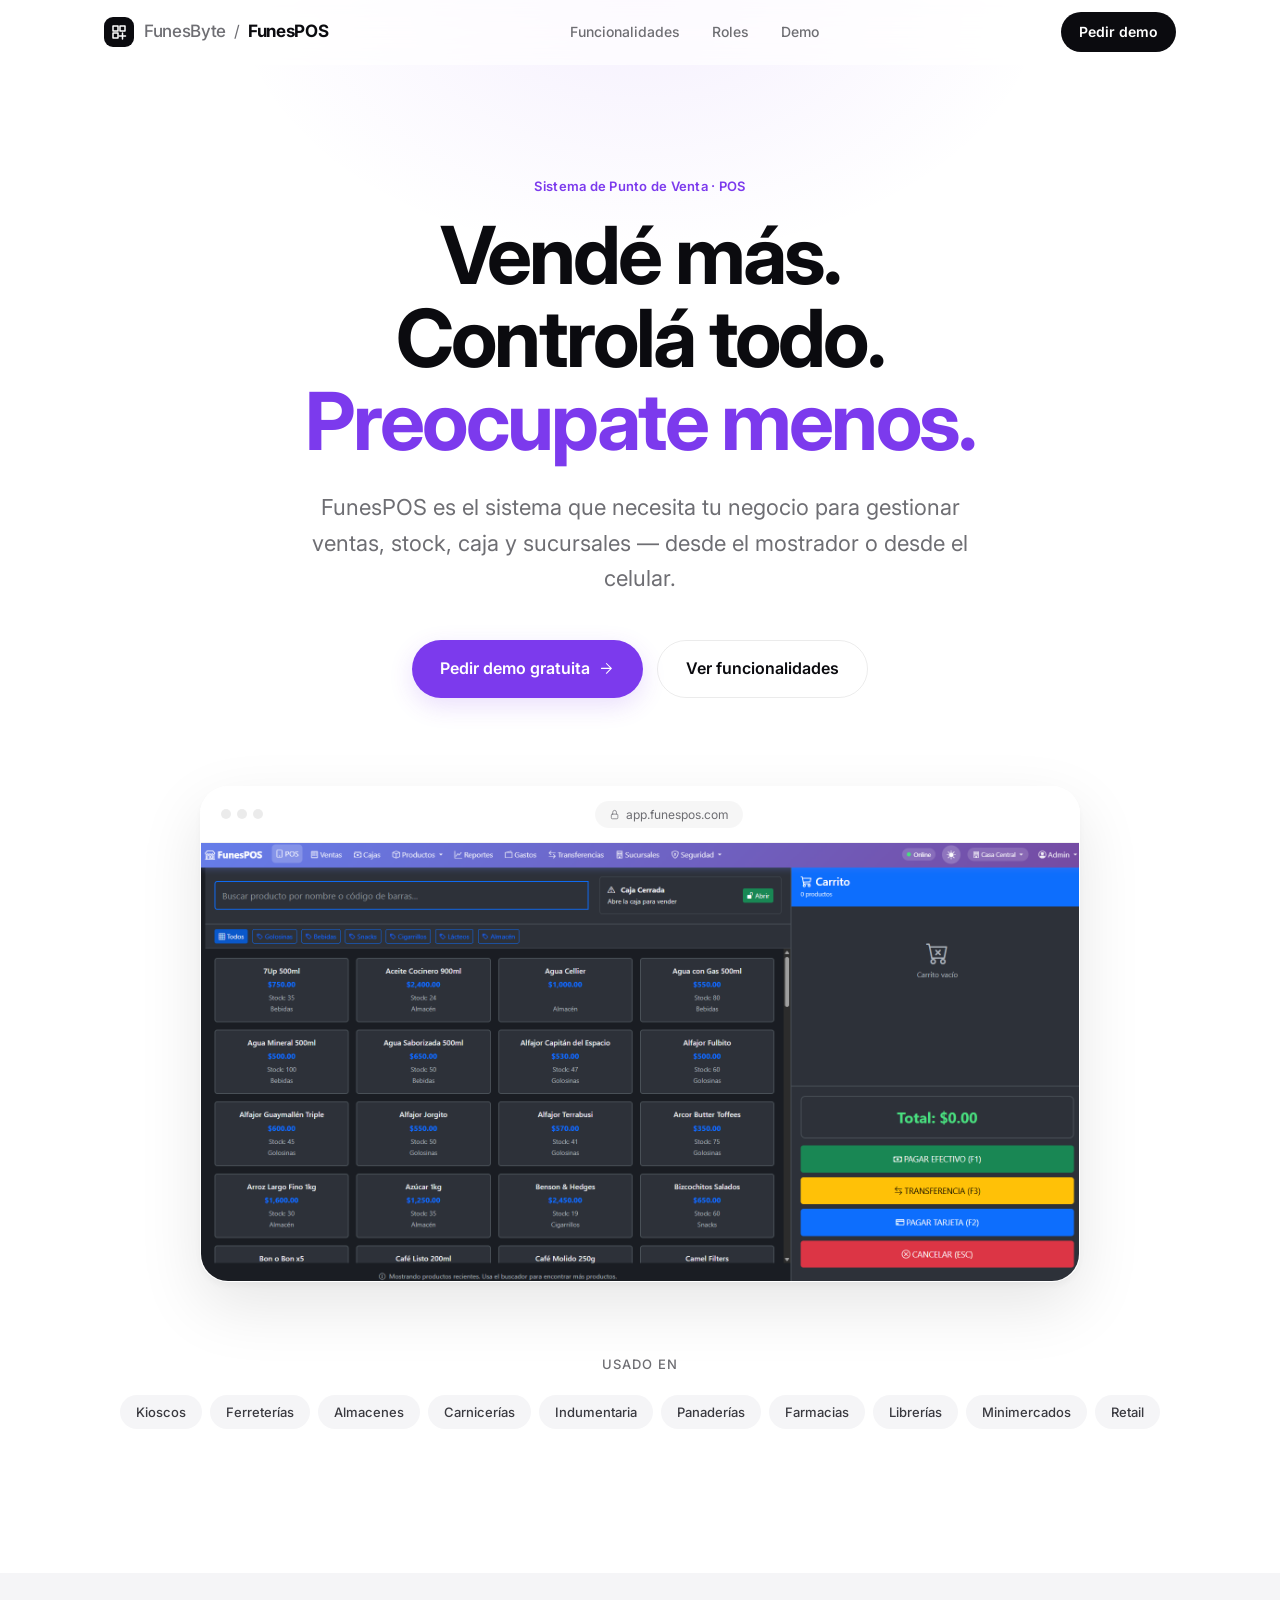
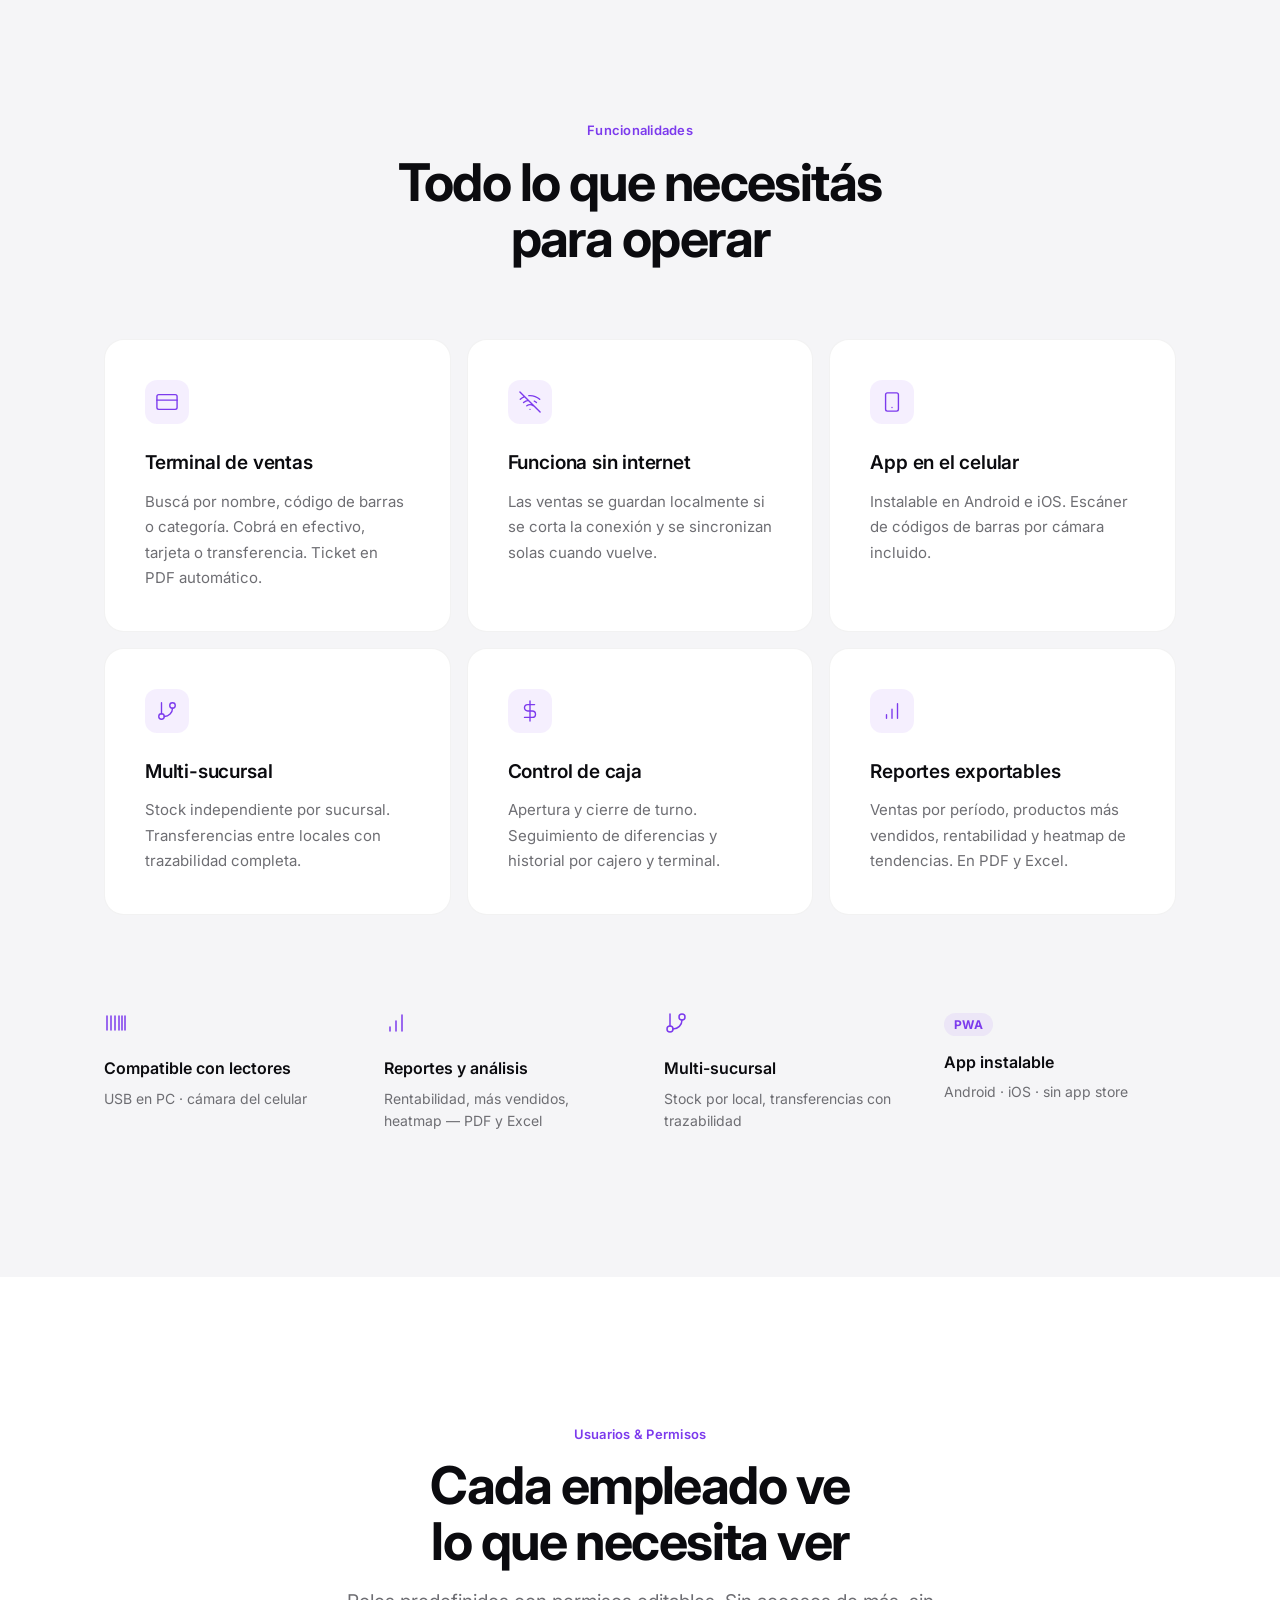
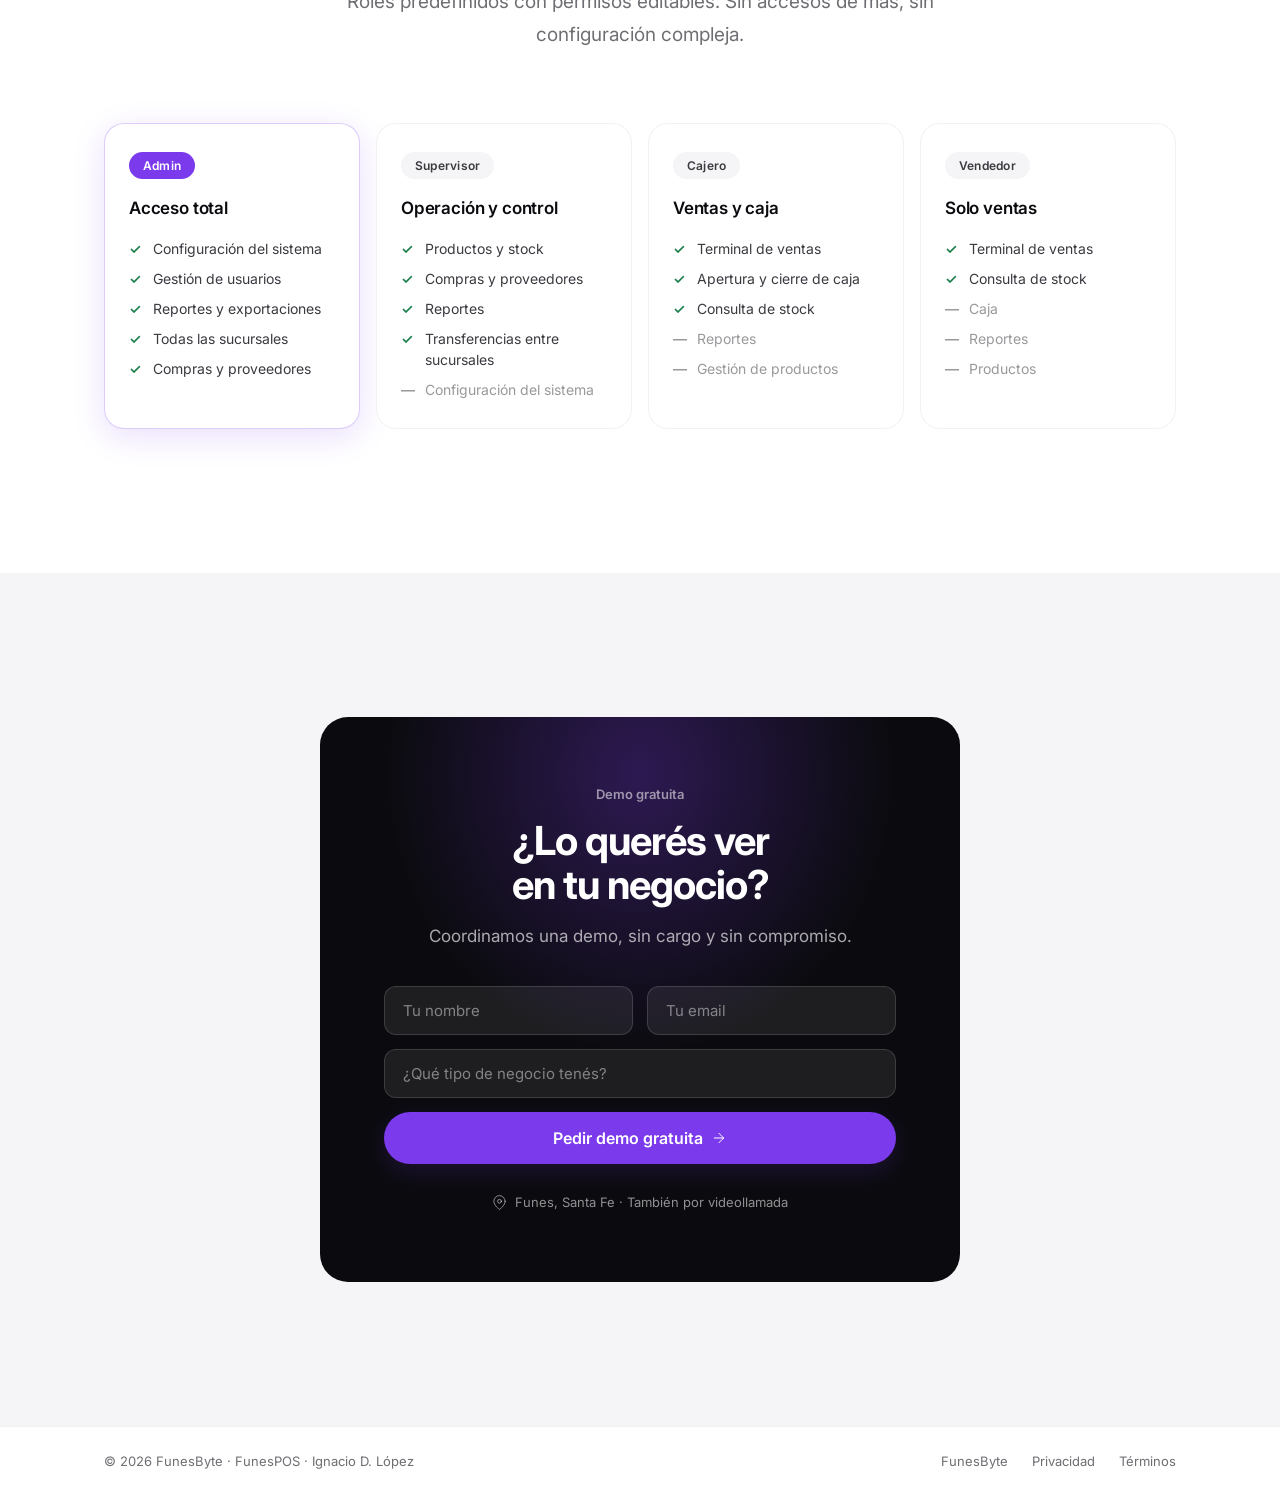
<file: funespos.html>
<!doctype html>
<html lang="es">
<head>
  <meta charset="utf-8">
  <meta name="viewport" content="width=device-width, initial-scale=1.0">
  <title>FunesPOS — Sistema de Punto de Venta para Negocios Retail</title>
  <meta name="description" content="FunesPOS: sistema de punto de venta para kioscos, ferreterías, almacenes y retail. Funciona sin internet, es instalable en celular y gestiona múltiples sucursales.">
  <meta name="author" content="FunesByte">
  <meta name="robots" content="index, follow">
  <link rel="canonical" href="https://funesbyte.com/funespos">
  <meta name="theme-color" content="#7C3AED">

  <!-- Open Graph -->
  <meta property="og:type" content="website">
  <meta property="og:url" content="https://funesbyte.com/funespos">
  <meta property="og:title" content="FunesPOS — Sistema de Punto de Venta">
  <meta property="og:description" content="Gestioná ventas, stock, caja y sucursales desde el mostrador o desde el celular. Funciona sin internet.">
  <meta property="og:image" content="https://funesbyte.com/img/POS.png">
  <meta property="og:image:alt" content="Interfaz de FunesPOS en pantalla moderna">
  <meta property="og:image:width" content="1200">
  <meta property="og:image:height" content="675">
  <meta property="og:locale" content="es_AR">
  <meta property="og:site_name" content="FunesByte">

  <!-- Twitter Card -->
  <meta name="twitter:card" content="summary_large_image">
  <meta name="twitter:title" content="FunesPOS — Sistema de Punto de Venta">
  <meta name="twitter:description" content="Gestioná ventas, stock, caja y sucursales. Funciona sin internet.">
  <meta name="twitter:image" content="https://funesbyte.com/img/POS.png">
  <meta name="twitter:image:alt" content="Interfaz de FunesPOS en pantalla moderna">

  <!-- Fonts -->
  <link rel="preconnect" href="https://fonts.googleapis.com">
  <link rel="preconnect" href="https://fonts.gstatic.com" crossorigin>
  <link href="https://fonts.googleapis.com/css2?family=Inter:wght@400;500;600;700&display=swap" rel="stylesheet">

  <link rel="icon" href="favicon.svg" type="image/svg+xml">
  <link rel="apple-touch-icon" href="favicon.svg">
  <link rel="manifest" href="site.webmanifest">
  <link rel="security.txt" href="/.well-known/security.txt">
  <link rel="canonical" href="https://funesbyte.com/funespos">

  <link rel="stylesheet" href="style.css">
  <link rel="stylesheet" href="funespos.css">

  <!-- Schema.org -->
  <script type="application/ld+json">
  {
    "@context": "https://schema.org",
    "@type": "SoftwareApplication",
    "name": "FunesPOS",
    "applicationCategory": "BusinessApplication",
    "operatingSystem": "Web, Android, iOS",
    "description": "Sistema de punto de venta para kioscos, ferreterías, almacenes y negocios de retail. Funciona sin internet, instalable como PWA, con gestión multi-sucursal.",
    "offers": { "@type": "Offer", "availability": "https://schema.org/InStock" },
    "author": { "@type": "Organization", "name": "FunesByte", "url": "https://funesbyte.com" },
    "featureList": [
      "Terminal de ventas con código de barras",
      "Modo offline con sincronización automática",
      "App PWA instalable en Android e iOS",
      "Gestión multi-sucursal con trazabilidad",
      "Control de caja por turno",
      "Reportes exportables en PDF y Excel"
    ],
    "inLanguage": "es"
  }
  </script>
</head>
<body>

  <a href="#contenido-principal" class="skip-link">Saltar al contenido</a>

  <!-- ===== NAVBAR ===== -->
  <nav id="navbar" aria-label="Navegación FunesPOS">
    <div class="nav-container">
      <div class="nav-inner">

        <div class="pos-crumb">
          <a href="index.html" class="nav-logo" aria-label="Volver a FunesByte">
            <span class="nav-logo-icon">
              <svg width="16" height="16" viewBox="0 0 16 16" fill="none" aria-hidden="true">
                <path d="M2 2h5v5H2zM9 2h5v5H9zM2 9h5v5H2zM11.5 9v6M8.5 12h6" stroke="white" stroke-width="1.5" stroke-linecap="round" stroke-linejoin="round"/>
              </svg>
            </span>
            <span class="nav-logo-text pos-crumb-parent">FunesByte</span>
          </a>
          <span class="pos-crumb-sep" aria-hidden="true">/</span>
          <span class="nav-logo-text">FunesPOS</span>
        </div>

        <ul class="nav-links" role="list">
          <li><a href="#features"  class="nav-link">Funcionalidades</a></li>
          <li><a href="#roles"     class="nav-link">Roles</a></li>
          <li><a href="#contacto"  class="nav-link">Demo</a></li>
        </ul>

        <div class="nav-actions">
          <a href="#contacto" class="btn-primary-sm">Pedir demo</a>
          <button id="mobile-menu-btn" class="mobile-toggle" aria-label="Abrir menú" aria-expanded="false" aria-controls="mobile-menu">
            <svg class="icon icon-menu" viewBox="0 0 24 24" fill="none" stroke="currentColor" stroke-width="1.5" stroke-linecap="round" aria-hidden="true"><path d="M3 6h18M3 12h18M3 18h18"/></svg>
            <svg class="icon icon-close hidden" viewBox="0 0 24 24" fill="none" stroke="currentColor" stroke-width="1.5" stroke-linecap="round" aria-hidden="true"><path d="M6 6l12 12M18 6L6 18"/></svg>
          </button>
        </div>
      </div>

      <div id="mobile-menu" class="mobile-menu hidden" role="dialog" aria-label="Menú de navegación">
        <a href="#features" class="mobile-link">Funcionalidades</a>
        <a href="#roles"    class="mobile-link">Roles</a>
        <a href="#contacto" class="mobile-link">Demo</a>
        <a href="index.html" class="mobile-link">← Volver a FunesByte</a>
        <a href="#contacto" class="mobile-cta">Pedir demo gratuita</a>
      </div>
    </div>
  </nav>

  <main id="contenido-principal">

  <!-- ===== HERO ===== -->
  <section class="hero-section" id="inicio">
    <div class="hero-bg" aria-hidden="true"></div>

    <div class="section-container hero-container">
      <span class="section-tag fade-in">Sistema de Punto de Venta · POS</span>
      <h1 class="hero-title mt-4 fade-in">
        Vendé más.<br>
        Controlá todo.<br>
        <span class="accent">Preocupate menos.</span>
      </h1>
      <p class="hero-sub fade-in">
        FunesPOS es el sistema que necesita tu negocio para gestionar ventas, stock, caja y sucursales — desde el mostrador o desde el celular.
      </p>
      <div class="hero-ctas fade-in">
        <a href="#contacto" class="btn-primary">
          Pedir demo gratuita
          <svg class="icon" viewBox="0 0 24 24" fill="none" stroke="currentColor" stroke-width="1.5" stroke-linecap="round" stroke-linejoin="round" aria-hidden="true"><path d="M5 12h14M12 5l7 7-7 7"/></svg>
        </a>
        <a href="#features" class="btn-ghost">Ver funcionalidades</a>
      </div>

      <!-- Screenshot -->
      <div class="hero-visual fade-in fade-delay">
        <div class="dashboard-card">
          <div class="dashboard-bar" aria-hidden="true">
            <div class="dashboard-dots">
              <span class="dot"></span><span class="dot"></span><span class="dot"></span>
            </div>
            <div class="dashboard-url">
              <svg class="icon" viewBox="0 0 24 24" fill="none" stroke="currentColor" stroke-width="1.5" stroke-linecap="round" stroke-linejoin="round"><rect x="5" y="11" width="14" height="10" rx="2"/><path d="M8 11V7a4 4 0 0 1 8 0v4"/></svg>
              app.funespos.com
            </div>
          </div>
          <img src="img/POS.png" alt="Interfaz de FunesPOS — Terminal de ventas con grilla de productos y panel de cobro" width="900" height="600" loading="eager">
        </div>
      </div>

      <!-- Usado en -->
      <div class="pos-forwhom fade-in" aria-label="Sectores donde se usa FunesPOS">
        <p class="pos-forwhom-label">Usado en</p>
        <div class="pos-forwhom-tags">
          <span>Kioscos</span>
          <span>Ferreterías</span>
          <span>Almacenes</span>
          <span>Carnicerías</span>
          <span>Indumentaria</span>
          <span>Panaderías</span>
          <span>Farmacias</span>
          <span>Librerías</span>
          <span>Minimercados</span>
          <span>Retail</span>
        </div>
      </div>
    </div>
  </section>

  <!-- ===== FEATURES ===== -->
  <section class="py-section section-alt" id="features">
    <div class="section-container">
      <div class="section-header-center fade-in">
        <span class="section-tag">Funcionalidades</span>
        <h2 class="section-title mt-3">Todo lo que necesitás<br>para operar</h2>
      </div>

      <div class="pos-features-grid">
        <div class="service-card fade-in">
          <div class="service-icon">
            <svg class="icon" viewBox="0 0 24 24" fill="none" stroke="currentColor" stroke-width="1.5" stroke-linecap="round" stroke-linejoin="round" aria-hidden="true"><rect x="1" y="4" width="22" height="16" rx="2"/><path d="M1 10h22"/></svg>
          </div>
          <h3 class="service-title">Terminal de ventas</h3>
          <p class="service-desc">Buscá por nombre, código de barras o categoría. Cobrá en efectivo, tarjeta o transferencia. Ticket en PDF automático.</p>
        </div>

        <div class="service-card fade-in">
          <div class="service-icon">
            <svg class="icon" viewBox="0 0 24 24" fill="none" stroke="currentColor" stroke-width="1.5" stroke-linecap="round" stroke-linejoin="round" aria-hidden="true"><path d="m1 1 22 22M16.72 11.06A10.94 10.94 0 0 1 19 12.55M5 12.55a10.94 10.94 0 0 1 5.17-2.39M10.71 5.05A16 16 0 0 1 22.58 9M1.42 9a15.91 15.91 0 0 1 4.7-2.88M8.53 16.11a6 6 0 0 1 6.95 0M12 20h.01"/></svg>
          </div>
          <h3 class="service-title">Funciona sin internet</h3>
          <p class="service-desc">Las ventas se guardan localmente si se corta la conexión y se sincronizan solas cuando vuelve.</p>
        </div>

        <div class="service-card fade-in">
          <div class="service-icon">
            <svg class="icon" viewBox="0 0 24 24" fill="none" stroke="currentColor" stroke-width="1.5" stroke-linecap="round" stroke-linejoin="round" aria-hidden="true"><rect x="5" y="2" width="14" height="20" rx="2"/><path d="M12 18h.01"/></svg>
          </div>
          <h3 class="service-title">App en el celular</h3>
          <p class="service-desc">Instalable en Android e iOS. Escáner de códigos de barras por cámara incluido.</p>
        </div>

        <div class="service-card fade-in">
          <div class="service-icon">
            <svg class="icon" viewBox="0 0 24 24" fill="none" stroke="currentColor" stroke-width="1.5" stroke-linecap="round" stroke-linejoin="round" aria-hidden="true"><path d="M6 3v12"/><circle cx="18" cy="6" r="3"/><circle cx="6" cy="18" r="3"/><path d="M18 9a9 9 0 0 1-9 9"/></svg>
          </div>
          <h3 class="service-title">Multi-sucursal</h3>
          <p class="service-desc">Stock independiente por sucursal. Transferencias entre locales con trazabilidad completa.</p>
        </div>

        <div class="service-card fade-in">
          <div class="service-icon">
            <svg class="icon" viewBox="0 0 24 24" fill="none" stroke="currentColor" stroke-width="1.5" stroke-linecap="round" stroke-linejoin="round" aria-hidden="true"><path d="M12 1v22M17 5H9.5a3.5 3.5 0 0 0 0 7h5a3.5 3.5 0 0 1 0 7H6"/></svg>
          </div>
          <h3 class="service-title">Control de caja</h3>
          <p class="service-desc">Apertura y cierre de turno. Seguimiento de diferencias y historial por cajero y terminal.</p>
        </div>

        <div class="service-card fade-in">
          <div class="service-icon">
            <svg class="icon" viewBox="0 0 24 24" fill="none" stroke="currentColor" stroke-width="1.5" stroke-linecap="round" stroke-linejoin="round" aria-hidden="true"><path d="M12 20V10M18 20V4M6 20v-4"/></svg>
          </div>
          <h3 class="service-title">Reportes exportables</h3>
          <p class="service-desc">Ventas por período, productos más vendidos, rentabilidad y heatmap de tendencias. En PDF y Excel.</p>
        </div>
      </div>

      <!-- Datos rápidos -->
      <div class="pos-stats fade-in">
        <div class="pos-stat">
          <svg class="icon" viewBox="0 0 24 24" fill="none" stroke="currentColor" stroke-width="1.5" stroke-linecap="round" aria-hidden="true"><path d="M3 5v14M7 5v14M11 5v14M15 5v14M18 5v14M21 5v14"/></svg>
          <h3 class="pos-stat-label">Compatible con lectores</h3>
          <p class="pos-stat-sub">USB en PC · cámara del celular</p>
        </div>
        <div class="pos-stat">
          <svg class="icon" viewBox="0 0 24 24" fill="none" stroke="currentColor" stroke-width="1.5" stroke-linecap="round" stroke-linejoin="round" aria-hidden="true"><path d="M12 20V10M18 20V4M6 20v-4"/></svg>
          <h3 class="pos-stat-label">Reportes y análisis</h3>
          <p class="pos-stat-sub">Rentabilidad, más vendidos, heatmap — PDF y Excel</p>
        </div>
        <div class="pos-stat">
          <svg class="icon" viewBox="0 0 24 24" fill="none" stroke="currentColor" stroke-width="1.5" stroke-linecap="round" stroke-linejoin="round" aria-hidden="true"><path d="M6 3v12"/><circle cx="18" cy="6" r="3"/><circle cx="6" cy="18" r="3"/><path d="M18 9a9 9 0 0 1-9 9"/></svg>
          <h3 class="pos-stat-label">Multi-sucursal</h3>
          <p class="pos-stat-sub">Stock por local, transferencias con trazabilidad</p>
        </div>
        <div class="pos-stat">
          <span class="pos-stat-badge">PWA</span>
          <h3 class="pos-stat-label">App instalable</h3>
          <p class="pos-stat-sub">Android · iOS · sin app store</p>
        </div>
      </div>
    </div>
  </section>

  <!-- ===== ROLES ===== -->
  <section class="py-section" id="roles">
    <div class="section-container">
      <div class="section-header-center fade-in">
        <span class="section-tag">Usuarios &amp; Permisos</span>
        <h2 class="section-title mt-3">Cada empleado ve<br>lo que necesita ver</h2>
        <p class="section-sub mx-auto mt-4">Roles predefinidos con permisos editables. Sin accesos de más, sin configuración compleja.</p>
      </div>

      <div class="pos-roles-grid">
        <div class="pos-role-card pos-role-admin fade-in">
          <span class="pos-role-badge">Admin</span>
          <h3 class="pos-role-title">Acceso total</h3>
          <ul class="pos-role-list" role="list">
            <li class="pos-role-yes">Configuración del sistema</li>
            <li class="pos-role-yes">Gestión de usuarios</li>
            <li class="pos-role-yes">Reportes y exportaciones</li>
            <li class="pos-role-yes">Todas las sucursales</li>
            <li class="pos-role-yes">Compras y proveedores</li>
          </ul>
        </div>

        <div class="pos-role-card fade-in">
          <span class="pos-role-badge">Supervisor</span>
          <h3 class="pos-role-title">Operación y control</h3>
          <ul class="pos-role-list" role="list">
            <li class="pos-role-yes">Productos y stock</li>
            <li class="pos-role-yes">Compras y proveedores</li>
            <li class="pos-role-yes">Reportes</li>
            <li class="pos-role-yes">Transferencias entre sucursales</li>
            <li class="pos-role-no">Configuración del sistema</li>
          </ul>
        </div>

        <div class="pos-role-card fade-in">
          <span class="pos-role-badge">Cajero</span>
          <h3 class="pos-role-title">Ventas y caja</h3>
          <ul class="pos-role-list" role="list">
            <li class="pos-role-yes">Terminal de ventas</li>
            <li class="pos-role-yes">Apertura y cierre de caja</li>
            <li class="pos-role-yes">Consulta de stock</li>
            <li class="pos-role-no">Reportes</li>
            <li class="pos-role-no">Gestión de productos</li>
          </ul>
        </div>

        <div class="pos-role-card fade-in">
          <span class="pos-role-badge">Vendedor</span>
          <h3 class="pos-role-title">Solo ventas</h3>
          <ul class="pos-role-list" role="list">
            <li class="pos-role-yes">Terminal de ventas</li>
            <li class="pos-role-yes">Consulta de stock</li>
            <li class="pos-role-no">Caja</li>
            <li class="pos-role-no">Reportes</li>
            <li class="pos-role-no">Productos</li>
          </ul>
        </div>
      </div>
    </div>
  </section>

  <!-- ===== CTA / CONTACTO ===== -->
  <section class="py-section section-alt" id="contacto">
    <div class="section-container">
      <div class="pos-cta-panel fade-in">
        <span class="product-tag">Demo gratuita</span>
        <h2 class="pos-cta-title">¿Lo querés ver<br>en tu negocio?</h2>
        <p class="pos-cta-sub">Coordinamos una demo, sin cargo y sin compromiso.</p>

        <form class="pos-form" id="contact-form" action="https://formspree.io/f/xjgdygqb" method="POST">
          <div class="pos-form-row">
            <div class="pos-form-field">
              <label for="pos-name" class="visually-hidden">Tu nombre</label>
              <input type="text" id="pos-name" name="name" placeholder="Tu nombre" required autocomplete="name">
            </div>
            <div class="pos-form-field">
              <label for="pos-email" class="visually-hidden">Tu email</label>
              <input type="email" id="pos-email" name="email" placeholder="Tu email" required autocomplete="email">
            </div>
          </div>
          <div class="pos-form-field">
            <label for="pos-business" class="visually-hidden">¿Qué tipo de negocio tenés?</label>
            <input type="text" id="pos-business" name="business" placeholder="¿Qué tipo de negocio tenés?">
          </div>
          <button type="submit" id="submit-btn" class="submit-btn">
            Pedir demo gratuita
            <svg class="icon" viewBox="0 0 24 24" fill="none" stroke="currentColor" stroke-width="1.5" stroke-linecap="round" stroke-linejoin="round" aria-hidden="true"><path d="M5 12h14M12 5l7 7-7 7"/></svg>
          </button>
        </form>

        <p class="pos-cta-note">
          <svg class="icon" viewBox="0 0 24 24" fill="none" stroke="currentColor" stroke-width="1.5" stroke-linecap="round" stroke-linejoin="round" aria-hidden="true"><path d="M21 10c0 7-9 13-9 13s-9-6-9-13a9 9 0 0 1 18 0z"/><circle cx="12" cy="10" r="3"/></svg>
          Funes, Santa Fe · También por videollamada
        </p>
      </div>
    </div>
  </section>

  </main>

  <!-- ===== FOOTER ===== -->
  <footer class="site-footer" role="contentinfo">
    <div class="footer-bottom">
      <div class="section-container footer-bottom-inner">
        <p>© 2026 FunesByte · FunesPOS · Ignacio D. López</p>
        <div class="footer-legal">
          <a href="index.html">FunesByte</a>
          <a href="privacidad.html">Privacidad</a>
          <a href="terminos.html">Términos</a>
        </div>
      </div>
    </div>
  </footer>

  <script src="script.js"></script>
</body>
</html>
</file>
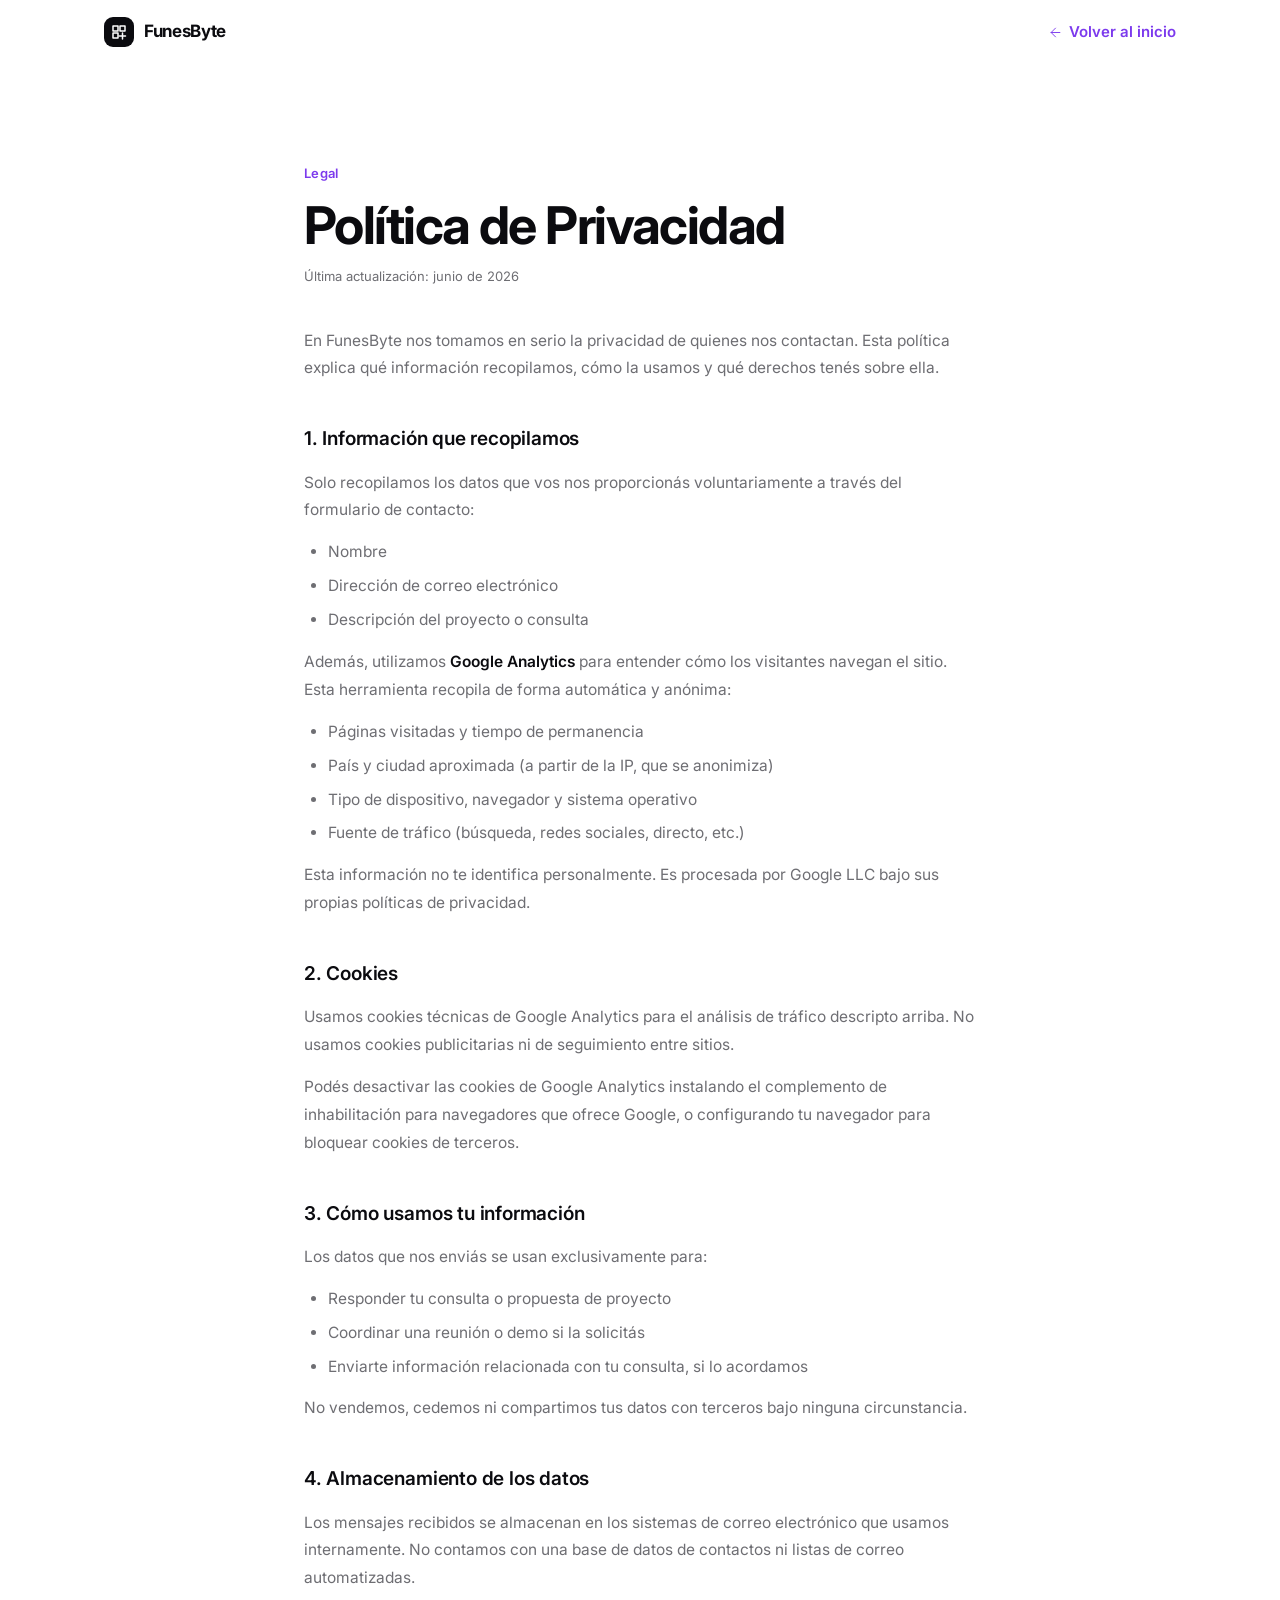
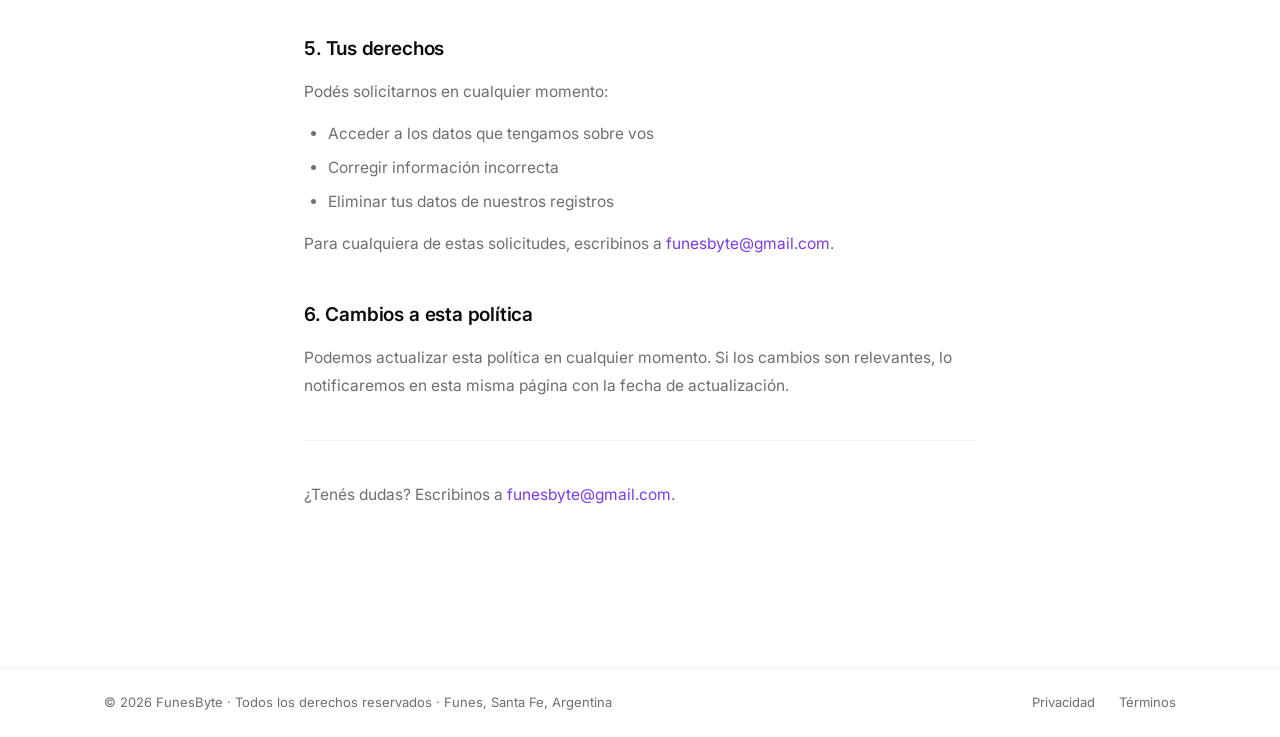
<file: privacidad.html>
<!doctype html>
<html lang="es">
<head>
  <meta charset="utf-8">
  <meta name="viewport" content="width=device-width, initial-scale=1.0">
  <title>Política de Privacidad — FunesByte</title>
  <meta name="description" content="Política de privacidad de FunesByte. Información sobre el tratamiento de datos personales.">
  <meta name="author" content="FunesByte">
  <meta name="robots" content="noindex, follow">
  <meta name="theme-color" content="#7C3AED">

  <link rel="preconnect" href="https://fonts.googleapis.com">
  <link rel="preconnect" href="https://fonts.gstatic.com" crossorigin>
  <link href="https://fonts.googleapis.com/css2?family=Inter:wght@400;500;600;700&display=swap" rel="stylesheet">

  <link rel="icon" href="favicon.svg" type="image/svg+xml">
  <link rel="apple-touch-icon" href="favicon.svg">
  <link rel="manifest" href="site.webmanifest">
  <link rel="security.txt" href="/.well-known/security.txt">
  <link rel="canonical" href="https://funesbyte.com/privacidad.html">
  <meta property="og:type" content="website">
  <meta property="og:url" content="https://funesbyte.com/privacidad.html">
  <meta property="og:title" content="Política de Privacidad — FunesByte">
  <meta property="og:description" content="Política de privacidad de FunesByte. Información sobre el tratamiento de datos personales.">

  <link rel="stylesheet" href="style.css">
</head>
<body>

  <a href="#contenido-principal" class="skip-link">Saltar al contenido</a>

  <!-- ===== NAVBAR ===== -->
  <nav id="navbar" aria-label="Navegación principal">
    <div class="nav-container">
      <div class="nav-inner">
        <a href="index.html" class="nav-logo" aria-label="FunesByte — Inicio">
          <span class="nav-logo-icon">
            <svg width="16" height="16" viewBox="0 0 16 16" fill="none" aria-hidden="true">
              <path d="M2 2h5v5H2zM9 2h5v5H9zM2 9h5v5H2zM11.5 9v6M8.5 12h6" stroke="white" stroke-width="1.5" stroke-linecap="round" stroke-linejoin="round"/>
            </svg>
          </span>
          <span class="nav-logo-text">FunesByte</span>
        </a>

        <div class="nav-actions">
          <a href="index.html" class="text-link">
            <svg class="icon" viewBox="0 0 24 24" fill="none" stroke="currentColor" stroke-width="1.5" stroke-linecap="round" stroke-linejoin="round" aria-hidden="true"><path d="M19 12H5M12 19l-7-7 7-7"/></svg>
            Volver al inicio
          </a>
        </div>
      </div>
    </div>
  </nav>

  <main id="contenido-principal">
    <section class="py-section legal-section">
      <div class="section-container legal-wrapper">

        <div class="fade-in">
          <span class="section-tag">Legal</span>
          <h1 class="section-title mt-3">Política de Privacidad</h1>
          <p class="legal-date">Última actualización: junio de 2026</p>
        </div>

        <div class="fade-in legal-content">

          <p>En FunesByte nos tomamos en serio la privacidad de quienes nos contactan. Esta política explica qué información recopilamos, cómo la usamos y qué derechos tenés sobre ella.</p>

          <h2>1. Información que recopilamos</h2>
          <p>Solo recopilamos los datos que vos nos proporcionás voluntariamente a través del formulario de contacto:</p>
          <ul>
            <li>Nombre</li>
            <li>Dirección de correo electrónico</li>
            <li>Descripción del proyecto o consulta</li>
          </ul>
          <p>Además, utilizamos <strong>Google Analytics</strong> para entender cómo los visitantes navegan el sitio. Esta herramienta recopila de forma automática y anónima:</p>
          <ul>
            <li>Páginas visitadas y tiempo de permanencia</li>
            <li>País y ciudad aproximada (a partir de la IP, que se anonimiza)</li>
            <li>Tipo de dispositivo, navegador y sistema operativo</li>
            <li>Fuente de tráfico (búsqueda, redes sociales, directo, etc.)</li>
          </ul>
          <p>Esta información no te identifica personalmente. Es procesada por Google LLC bajo sus propias políticas de privacidad.</p>

          <h2>2. Cookies</h2>
          <p>Usamos cookies técnicas de Google Analytics para el análisis de tráfico descripto arriba. No usamos cookies publicitarias ni de seguimiento entre sitios.</p>
          <p>Podés desactivar las cookies de Google Analytics instalando el complemento de inhabilitación para navegadores que ofrece Google, o configurando tu navegador para bloquear cookies de terceros.</p>

          <h2>3. Cómo usamos tu información</h2>
          <p>Los datos que nos enviás se usan exclusivamente para:</p>
          <ul>
            <li>Responder tu consulta o propuesta de proyecto</li>
            <li>Coordinar una reunión o demo si la solicitás</li>
            <li>Enviarte información relacionada con tu consulta, si lo acordamos</li>
          </ul>
          <p>No vendemos, cedemos ni compartimos tus datos con terceros bajo ninguna circunstancia.</p>

          <h2>4. Almacenamiento de los datos</h2>
          <p>Los mensajes recibidos se almacenan en los sistemas de correo electrónico que usamos internamente. No contamos con una base de datos de contactos ni listas de correo automatizadas.</p>

          <h2>5. Tus derechos</h2>
          <p>Podés solicitarnos en cualquier momento:</p>
          <ul>
            <li>Acceder a los datos que tengamos sobre vos</li>
            <li>Corregir información incorrecta</li>
            <li>Eliminar tus datos de nuestros registros</li>
          </ul>
          <p>Para cualquiera de estas solicitudes, escribinos a <a href="mailto:funesbyte@gmail.com">funesbyte@gmail.com</a>.</p>

          <h2>6. Cambios a esta política</h2>
          <p>Podemos actualizar esta política en cualquier momento. Si los cambios son relevantes, lo notificaremos en esta misma página con la fecha de actualización.</p>

          <hr class="legal-divider">
          <p>¿Tenés dudas? Escribinos a <a href="mailto:funesbyte@gmail.com">funesbyte@gmail.com</a>.</p>

        </div>
      </div>
    </section>
  </main>

  <!-- ===== FOOTER ===== -->
  <footer class="site-footer" role="contentinfo">
    <div class="footer-bottom">
      <div class="section-container footer-bottom-inner">
        <p>© 2026 FunesByte · Todos los derechos reservados · Funes, Santa Fe, Argentina</p>
        <div class="footer-legal">
          <a href="privacidad.html">Privacidad</a>
          <a href="terminos.html">Términos</a>
        </div>
      </div>
    </div>
  </footer>

  <script src="script.js"></script>
</body>
</html>
</file>
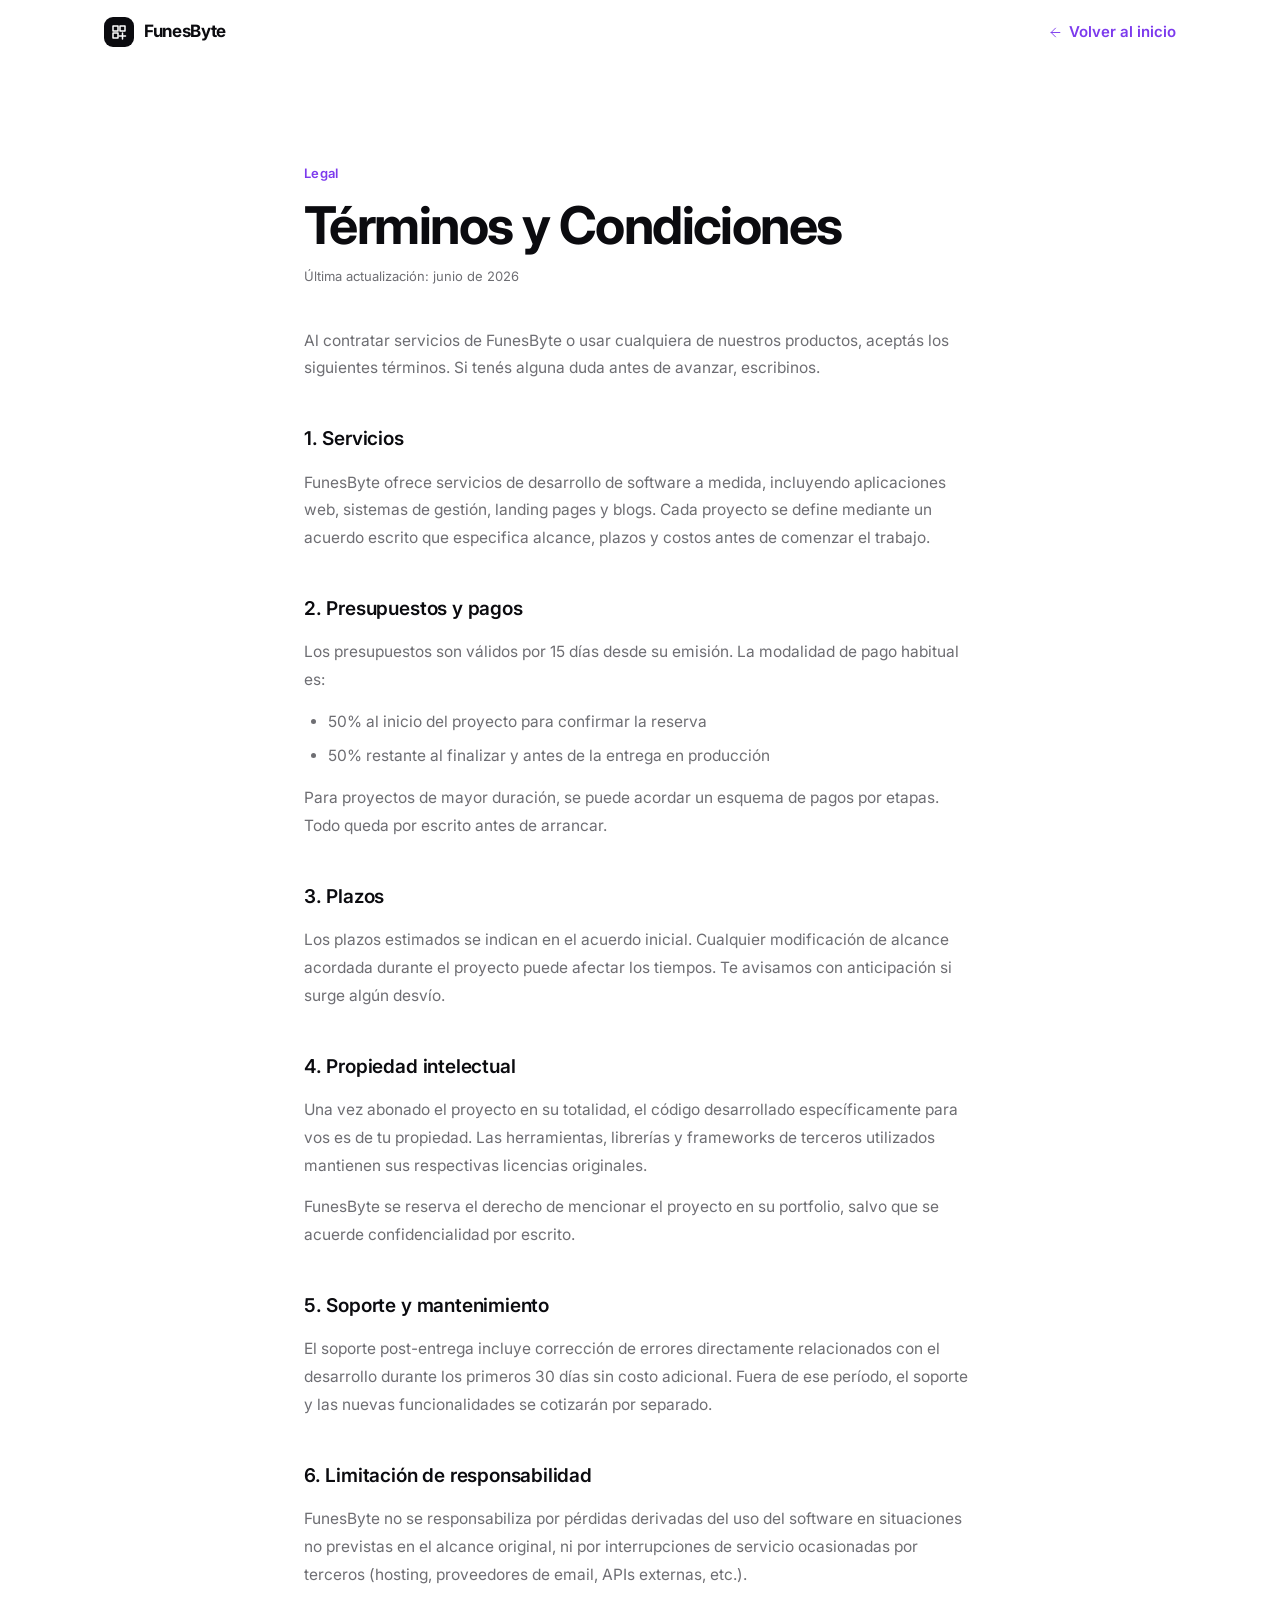
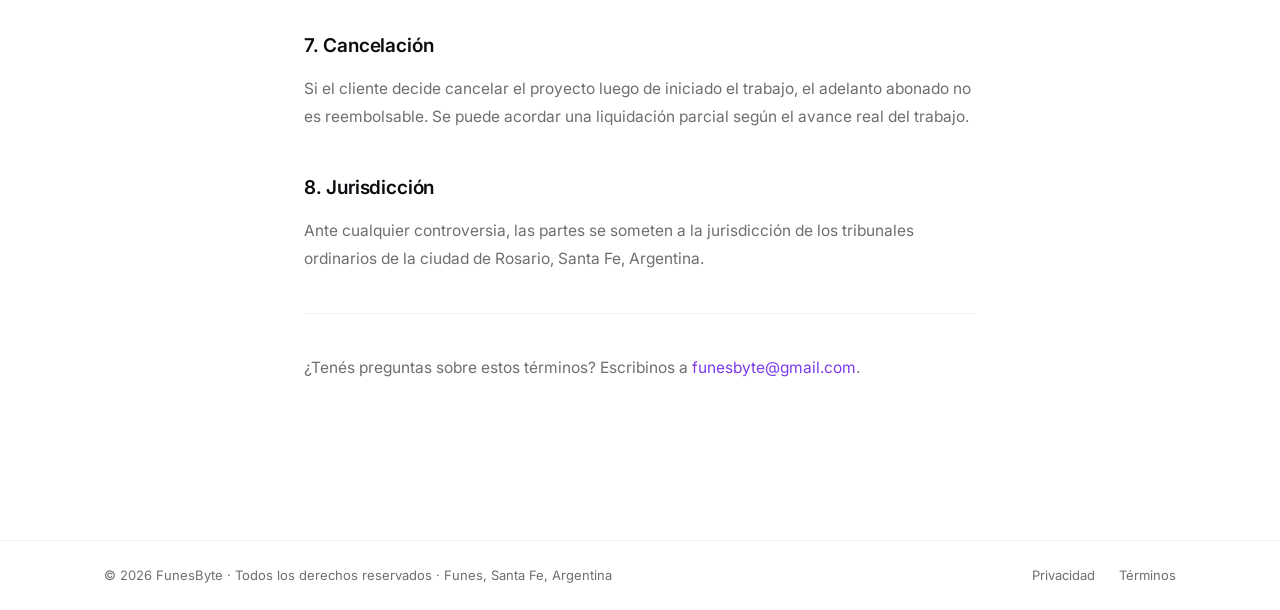
<file: terminos.html>
<!doctype html>
<html lang="es">
<head>
  <meta charset="utf-8">
  <meta name="viewport" content="width=device-width, initial-scale=1.0">
  <title>Términos y Condiciones — FunesByte</title>
  <meta name="description" content="Términos y condiciones de los servicios de desarrollo de software de FunesByte.">
  <meta name="author" content="FunesByte">
  <meta name="robots" content="noindex, follow">
  <meta name="theme-color" content="#7C3AED">

  <link rel="preconnect" href="https://fonts.googleapis.com">
  <link rel="preconnect" href="https://fonts.gstatic.com" crossorigin>
  <link href="https://fonts.googleapis.com/css2?family=Inter:wght@400;500;600;700&display=swap" rel="stylesheet">

  <link rel="icon" href="favicon.svg" type="image/svg+xml">
  <link rel="apple-touch-icon" href="favicon.svg">
  <link rel="manifest" href="site.webmanifest">
  <link rel="security.txt" href="/.well-known/security.txt">
  <link rel="canonical" href="https://funesbyte.com/terminos.html">
  <meta property="og:type" content="website">
  <meta property="og:url" content="https://funesbyte.com/terminos.html">
  <meta property="og:title" content="Términos y Condiciones — FunesByte">
  <meta property="og:description" content="Términos y condiciones de los servicios de desarrollo de software de FunesByte.">

  <link rel="stylesheet" href="style.css">
</head>
<body>

  <a href="#contenido-principal" class="skip-link">Saltar al contenido</a>

  <!-- ===== NAVBAR ===== -->
  <nav id="navbar" aria-label="Navegación principal">
    <div class="nav-container">
      <div class="nav-inner">
        <a href="index.html" class="nav-logo" aria-label="FunesByte — Inicio">
          <span class="nav-logo-icon">
            <svg width="16" height="16" viewBox="0 0 16 16" fill="none" aria-hidden="true">
              <path d="M2 2h5v5H2zM9 2h5v5H9zM2 9h5v5H2zM11.5 9v6M8.5 12h6" stroke="white" stroke-width="1.5" stroke-linecap="round" stroke-linejoin="round"/>
            </svg>
          </span>
          <span class="nav-logo-text">FunesByte</span>
        </a>

        <div class="nav-actions">
          <a href="index.html" class="text-link">
            <svg class="icon" viewBox="0 0 24 24" fill="none" stroke="currentColor" stroke-width="1.5" stroke-linecap="round" stroke-linejoin="round" aria-hidden="true"><path d="M19 12H5M12 19l-7-7 7-7"/></svg>
            Volver al inicio
          </a>
        </div>
      </div>
    </div>
  </nav>

  <main id="contenido-principal">
    <section class="py-section legal-section">
      <div class="section-container legal-wrapper">

        <div class="fade-in">
          <span class="section-tag">Legal</span>
          <h1 class="section-title mt-3">Términos y Condiciones</h1>
          <p class="legal-date">Última actualización: junio de 2026</p>
        </div>

        <div class="fade-in legal-content">

          <p>Al contratar servicios de FunesByte o usar cualquiera de nuestros productos, aceptás los siguientes términos. Si tenés alguna duda antes de avanzar, escribinos.</p>

          <h2>1. Servicios</h2>
          <p>FunesByte ofrece servicios de desarrollo de software a medida, incluyendo aplicaciones web, sistemas de gestión, landing pages y blogs. Cada proyecto se define mediante un acuerdo escrito que especifica alcance, plazos y costos antes de comenzar el trabajo.</p>

          <h2>2. Presupuestos y pagos</h2>
          <p>Los presupuestos son válidos por 15 días desde su emisión. La modalidad de pago habitual es:</p>
          <ul>
            <li>50% al inicio del proyecto para confirmar la reserva</li>
            <li>50% restante al finalizar y antes de la entrega en producción</li>
          </ul>
          <p>Para proyectos de mayor duración, se puede acordar un esquema de pagos por etapas. Todo queda por escrito antes de arrancar.</p>

          <h2>3. Plazos</h2>
          <p>Los plazos estimados se indican en el acuerdo inicial. Cualquier modificación de alcance acordada durante el proyecto puede afectar los tiempos. Te avisamos con anticipación si surge algún desvío.</p>

          <h2>4. Propiedad intelectual</h2>
          <p>Una vez abonado el proyecto en su totalidad, el código desarrollado específicamente para vos es de tu propiedad. Las herramientas, librerías y frameworks de terceros utilizados mantienen sus respectivas licencias originales.</p>
          <p>FunesByte se reserva el derecho de mencionar el proyecto en su portfolio, salvo que se acuerde confidencialidad por escrito.</p>

          <h2>5. Soporte y mantenimiento</h2>
          <p>El soporte post-entrega incluye corrección de errores directamente relacionados con el desarrollo durante los primeros 30 días sin costo adicional. Fuera de ese período, el soporte y las nuevas funcionalidades se cotizarán por separado.</p>

          <h2>6. Limitación de responsabilidad</h2>
          <p>FunesByte no se responsabiliza por pérdidas derivadas del uso del software en situaciones no previstas en el alcance original, ni por interrupciones de servicio ocasionadas por terceros (hosting, proveedores de email, APIs externas, etc.).</p>

          <h2>7. Cancelación</h2>
          <p>Si el cliente decide cancelar el proyecto luego de iniciado el trabajo, el adelanto abonado no es reembolsable. Se puede acordar una liquidación parcial según el avance real del trabajo.</p>

          <h2>8. Jurisdicción</h2>
          <p>Ante cualquier controversia, las partes se someten a la jurisdicción de los tribunales ordinarios de la ciudad de Rosario, Santa Fe, Argentina.</p>

          <hr class="legal-divider">
          <p>¿Tenés preguntas sobre estos términos? Escribinos a <a href="mailto:funesbyte@gmail.com">funesbyte@gmail.com</a>.</p>

        </div>
      </div>
    </section>
  </main>

  <!-- ===== FOOTER ===== -->
  <footer class="site-footer" role="contentinfo">
    <div class="footer-bottom">
      <div class="section-container footer-bottom-inner">
        <p>© 2026 FunesByte · Todos los derechos reservados · Funes, Santa Fe, Argentina</p>
        <div class="footer-legal">
          <a href="privacidad.html">Privacidad</a>
          <a href="terminos.html">Términos</a>
        </div>
      </div>
    </div>
  </footer>

  <script src="script.js"></script>
</body>
</html>
</file>
<file: style.css>
/* ============================================================
   FunesByte — Design System v2
   Minimalismo premium + glassmorphism puntual
   Paleta: blanco · negro · grises · violeta (solo acento)
   ============================================================ */

:root {
  /* Color */
  --bg:            #ffffff;
  --bg-soft:       #f5f5f7;
  --ink:           #0b0b0f;
  --ink-soft:      #3a3a40;
  --muted:         #6e6e73;
  --hairline:      rgba(0, 0, 0, 0.08);
  --hairline-soft: rgba(0, 0, 0, 0.05);

  /* Acento — variable del proyecto */
  --accent:        #7C3AED;
  --accent-strong: #6D28D9;
  --accent-soft:   rgba(124, 58, 237, 0.08);
  --accent-glow:   rgba(124, 58, 237, 0.16);

  /* Vidrio */
  --glass-bg:     rgba(255, 255, 255, 0.68);
  --glass-border: rgba(255, 255, 255, 0.55);

  /* Sombras — muy delicadas */
  --shadow-sm: 0 1px 2px rgba(0,0,0,0.04), 0 2px 8px rgba(0,0,0,0.04);
  --shadow-md: 0 2px 4px rgba(0,0,0,0.03), 0 12px 32px rgba(0,0,0,0.07);
  --shadow-lg: 0 4px 8px rgba(0,0,0,0.04), 0 24px 64px rgba(0,0,0,0.10);

  /* Forma y movimiento */
  --radius-sm:  12px;
  --radius:     20px;
  --radius-lg:  28px;
  --radius-full: 999px;
  --ease:  cubic-bezier(0.22, 0.61, 0.36, 1);
  --speed: 0.3s;

  /* Espaciado de secciones */
  --section-y: clamp(5rem, 12vw, 9rem);
}

/* ---- Base ---- */
*, *::before, *::after { box-sizing: border-box; margin: 0; padding: 0; }

html { scroll-behavior: smooth; }

section[id] { scroll-margin-top: 4.5rem; }

body {
  font-family: 'Inter', -apple-system, BlinkMacSystemFont, 'Segoe UI', system-ui, sans-serif;
  background: var(--bg);
  color: var(--ink);
  line-height: 1.6;
  -webkit-font-smoothing: antialiased;
  text-rendering: optimizeLegibility;
  overflow-x: hidden;
}

img { max-width: 100%; height: auto; display: block; }

a { color: inherit; }

::selection { background: var(--accent-soft); color: var(--accent-strong); }

/* Foco visible — accesibilidad */
:focus-visible {
  outline: 2px solid var(--accent);
  outline-offset: 3px;
  border-radius: 4px;
}

/* ---- Utilidades ---- */
.section-container {
  width: 100%;
  max-width: 1120px;
  margin: 0 auto;
  padding: 0 1.5rem;
}

.py-section { padding: var(--section-y) 0; }
.section-alt { background: var(--bg-soft); }

.text-center { text-align: center; }
.mx-auto { margin-left: auto; margin-right: auto; }
.mt-3 { margin-top: 0.75rem; }
.mt-4 { margin-top: 1rem; }
.mb-8 { margin-bottom: 2rem; }
.hidden { display: none; }

.skip-link {
  position: absolute;
  top: -100px;
  left: 1rem;
  z-index: 100;
  padding: 0.75rem 1.25rem;
  background: var(--ink);
  color: #fff;
  border-radius: var(--radius-full);
  font-size: 0.875rem;
  font-weight: 600;
  text-decoration: none;
  transition: top var(--speed) var(--ease);
}
.skip-link:focus { top: 1rem; }

.visually-hidden {
  position: absolute;
  width: 1px;
  height: 1px;
  margin: -1px;
  padding: 0;
  border: 0;
  overflow: hidden;
  clip: rect(0 0 0 0);
  white-space: nowrap;
}

/* Etiqueta de sección */
.section-tag {
  display: inline-block;
  font-size: 0.8125rem;
  font-weight: 600;
  letter-spacing: 0.02em;
  color: var(--accent);
}

/* Títulos — grandes, tracking cerrado */
.section-title {
  font-size: clamp(2rem, 4.5vw, 3.25rem);
  font-weight: 700;
  letter-spacing: -0.03em;
  line-height: 1.08;
  color: var(--ink);
}

.section-sub {
  font-size: clamp(1.0625rem, 1.5vw, 1.1875rem);
  color: var(--muted);
  line-height: 1.7;
  max-width: 34em;
}

.section-header        { margin-bottom: clamp(3rem, 6vw, 4.5rem); }
.section-header-center { text-align: center; margin-bottom: clamp(3rem, 6vw, 4.5rem); }
.section-header-center .section-sub { margin-left: auto; margin-right: auto; }

.section-header-row {
  display: flex;
  align-items: flex-end;
  justify-content: space-between;
  gap: 1.5rem;
  flex-wrap: wrap;
  margin-bottom: clamp(3rem, 6vw, 4.5rem);
}

/* Ícono SVG genérico */
.icon { width: 1.25em; height: 1.25em; flex-shrink: 0; }

/* Enlace de texto */
.text-link {
  display: inline-flex;
  align-items: center;
  gap: 0.35rem;
  font-size: 0.9375rem;
  font-weight: 600;
  color: var(--accent);
  text-decoration: none;
  transition: gap var(--speed) var(--ease), color var(--speed) var(--ease);
  white-space: nowrap;
}
.text-link:hover { gap: 0.6rem; color: var(--accent-strong); }
.text-link .icon { width: 1em; height: 1em; }

/* ---- Botones — grandes, pill, hover sutil ---- */
.btn-primary,
.btn-ghost {
  display: inline-flex;
  align-items: center;
  justify-content: center;
  gap: 0.5rem;
  padding: 0.9375rem 1.75rem;
  font-size: 1rem;
  font-weight: 600;
  font-family: inherit;
  border-radius: var(--radius-full);
  text-decoration: none;
  cursor: pointer;
  transition: background var(--speed) var(--ease),
              color var(--speed) var(--ease),
              border-color var(--speed) var(--ease),
              transform var(--speed) var(--ease),
              box-shadow var(--speed) var(--ease);
}
.btn-primary .icon, .btn-ghost .icon { width: 1.05em; height: 1.05em; }

.btn-primary {
  background: var(--accent);
  color: #fff;
  border: none;
  box-shadow: 0 8px 24px var(--accent-glow);
}
.btn-primary:hover {
  background: var(--accent-strong);
  transform: translateY(-1px);
  box-shadow: 0 12px 32px var(--accent-glow);
}
.btn-primary:active { transform: translateY(0); }

.btn-ghost {
  background: transparent;
  color: var(--ink);
  border: 1px solid var(--hairline);
}
.btn-ghost:hover {
  border-color: rgba(0, 0, 0, 0.2);
  background: rgba(0, 0, 0, 0.02);
}

.btn-primary-sm {
  display: inline-flex;
  align-items: center;
  gap: 0.4rem;
  padding: 0.5625rem 1.125rem;
  background: var(--ink);
  color: #fff;
  font-size: 0.875rem;
  font-weight: 600;
  border-radius: var(--radius-full);
  text-decoration: none;
  white-space: nowrap;
  transition: background var(--speed) var(--ease), transform var(--speed) var(--ease);
}
.btn-primary-sm:hover { background: #26262c; transform: translateY(-1px); }

/* ---- Scroll reveal ---- */
.fade-in {
  opacity: 0;
  transform: translateY(24px);
  transition: opacity 0.7s var(--ease), transform 0.7s var(--ease);
}
.fade-in.visible { opacity: 1; transform: none; }
.fade-delay { transition-delay: 0.12s; }

@media (prefers-reduced-motion: reduce) {
  html { scroll-behavior: auto; }
  .fade-in { opacity: 1; transform: none; transition: none; }
  *, *::before, *::after { animation-duration: 0.01ms !important; transition-duration: 0.01ms !important; }
}

/* ============================================================
   NAVBAR — vidrio flotante
   ============================================================ */
#navbar {
  position: fixed;
  inset: 0 0 auto 0;
  z-index: 50;
  background: var(--glass-bg);
  -webkit-backdrop-filter: saturate(180%) blur(20px);
  backdrop-filter: saturate(180%) blur(20px);
  border-bottom: 1px solid transparent;
  transition: border-color var(--speed) var(--ease), background var(--speed) var(--ease);
}
#navbar.scrolled {
  background: rgba(255, 255, 255, 0.8);
  border-bottom-color: var(--hairline-soft);
}

.nav-container { max-width: 1120px; margin: 0 auto; padding: 0 1.5rem; }

.nav-inner {
  display: flex;
  align-items: center;
  justify-content: space-between;
  gap: 1.5rem;
  height: 4rem;
}

.nav-logo {
  display: inline-flex;
  align-items: center;
  gap: 0.625rem;
  text-decoration: none;
}
.nav-logo-icon {
  display: grid;
  place-items: center;
  width: 1.875rem;
  height: 1.875rem;
  background: var(--ink);
  border-radius: 9px;
}
.nav-logo-text {
  font-size: 1.0625rem;
  font-weight: 700;
  letter-spacing: -0.02em;
  color: var(--ink);
}

.nav-links {
  display: none;
  align-items: center;
  gap: 0.25rem;
  list-style: none;
}
.nav-link {
  display: inline-block;
  padding: 0.45rem 0.875rem;
  font-size: 0.875rem;
  font-weight: 500;
  color: var(--muted);
  text-decoration: none;
  border-radius: var(--radius-full);
  transition: color var(--speed) var(--ease), background var(--speed) var(--ease);
}
.nav-link:hover { color: var(--ink); }
.nav-link.active { color: var(--ink); background: rgba(0, 0, 0, 0.05); }

.nav-actions { display: flex; align-items: center; gap: 0.75rem; }
.nav-actions .btn-primary-sm { display: none; }

.mobile-toggle {
  display: grid;
  place-items: center;
  width: 2.5rem;
  height: 2.5rem;
  background: transparent;
  border: none;
  border-radius: var(--radius-full);
  color: var(--ink);
  cursor: pointer;
}
.mobile-toggle .icon { width: 1.375rem; height: 1.375rem; }

/* Menú móvil — panel de vidrio */
.mobile-menu {
  display: flex;
  flex-direction: column;
  gap: 0.25rem;
  padding: 0.75rem 0 1.25rem;
  border-top: 1px solid var(--hairline-soft);
}
.mobile-menu.hidden { display: none; }

.mobile-link {
  padding: 0.8125rem 0.5rem;
  font-size: 1.0625rem;
  font-weight: 500;
  color: var(--ink);
  text-decoration: none;
  border-radius: var(--radius-sm);
  transition: background var(--speed) var(--ease);
}
.mobile-link:hover { background: rgba(0, 0, 0, 0.04); }

.mobile-cta {
  margin-top: 0.75rem;
  padding: 0.875rem;
  background: var(--accent);
  color: #fff;
  font-size: 1rem;
  font-weight: 600;
  text-align: center;
  border-radius: var(--radius-full);
  text-decoration: none;
}

@media (min-width: 900px) {
  .nav-links { display: flex; }
  .nav-actions .btn-primary-sm { display: inline-flex; }
  .mobile-toggle, .mobile-menu { display: none; }
}

/* ============================================================
   HERO — centrado, tipografía enorme, mockup grande
   ============================================================ */
.hero-section {
  position: relative;
  padding: clamp(8rem, 16vw, 11rem) 0 var(--section-y);
  overflow: hidden;
}

.hero-bg {
  position: absolute;
  inset: 0;
  pointer-events: none;
}
.hero-bg::before {
  content: '';
  position: absolute;
  top: -20%;
  left: 50%;
  transform: translateX(-50%);
  width: min(900px, 120vw);
  height: 600px;
  background: radial-gradient(ellipse at center, var(--accent-soft) 0%, transparent 65%);
}

.hero-container {
  position: relative;
  display: flex;
  flex-direction: column;
  align-items: center;
  text-align: center;
}

.hero-title {
  font-size: clamp(2.75rem, 7.5vw, 5rem);
  font-weight: 700;
  letter-spacing: -0.035em;
  line-height: 1.04;
  color: var(--ink);
  max-width: 13em;
}
.hero-title .accent { color: var(--accent); }

.hero-sub {
  margin-top: 1.75rem;
  font-size: clamp(1.125rem, 2vw, 1.375rem);
  color: var(--muted);
  line-height: 1.6;
  max-width: 32em;
}

.hero-ctas {
  display: flex;
  flex-wrap: wrap;
  justify-content: center;
  gap: 0.875rem;
  margin-top: 2.75rem;
}

/* Stats — discretas */
.hero-stats {
  display: flex;
  align-items: center;
  justify-content: center;
  flex-wrap: wrap;
  gap: clamp(1.5rem, 4vw, 3rem);
  margin-top: 3.5rem;
}
.hero-stat { display: flex; flex-direction: column; align-items: center; gap: 0.125rem; }
.hero-stat-num {
  font-size: 1.375rem;
  font-weight: 700;
  letter-spacing: -0.02em;
  color: var(--ink);
}
.hero-stat-label { font-size: 0.8125rem; color: var(--muted); }
.hero-stat-sep { width: 1px; height: 2rem; background: var(--hairline); }
@media (max-width: 520px) { .hero-stat-sep { display: none; } }

/* Marco de vidrio para capturas de producto (lo usa funespos.html) */
.hero-visual {
  position: relative;
  width: 100%;
  max-width: 880px;
  margin-top: clamp(3.5rem, 7vw, 5.5rem);
}

.dashboard-card {
  background: var(--glass-bg);
  -webkit-backdrop-filter: blur(24px);
  backdrop-filter: blur(24px);
  border: 1px solid var(--glass-border);
  border-radius: var(--radius-lg);
  box-shadow: var(--shadow-lg);
  overflow: hidden;
}

.dashboard-bar {
  display: flex;
  align-items: center;
  gap: 1rem;
  padding: 0.875rem 1.25rem;
  border-bottom: 1px solid var(--hairline-soft);
}
.dashboard-dots { display: flex; gap: 0.375rem; }
.dot { width: 0.625rem; height: 0.625rem; border-radius: 50%; background: var(--hairline); }
.dashboard-url {
  display: inline-flex;
  align-items: center;
  gap: 0.4rem;
  margin: 0 auto;
  padding: 0.25rem 0.875rem;
  font-size: 0.75rem;
  color: var(--muted);
  background: rgba(0, 0, 0, 0.035);
  border-radius: var(--radius-full);
}
.dashboard-url .icon { width: 0.7rem; height: 0.7rem; }

/* ============================================================
   SERVICIOS — bento limpio
   ============================================================ */
.services-bento {
  display: grid;
  grid-template-columns: 1fr;
  gap: 1rem;
}
@media (min-width: 760px) {
  .services-bento { grid-template-columns: repeat(5, 1fr); }
  .services-bento .service-card:nth-child(1) { grid-column: span 3; }
  .services-bento .service-card:nth-child(2) { grid-column: span 2; }
  .services-bento .service-card:nth-child(3) { grid-column: span 2; }
  .services-bento .service-card:nth-child(4) { grid-column: span 3; }
}

.service-card {
  padding: clamp(1.75rem, 3.5vw, 2.5rem);
  background: var(--bg);
  border: 1px solid var(--hairline-soft);
  border-radius: var(--radius);
  transition: transform var(--speed) var(--ease), box-shadow var(--speed) var(--ease);
}
.service-card:hover { transform: translateY(-3px); box-shadow: var(--shadow-md); }

.service-icon {
  display: grid;
  place-items: center;
  width: 2.75rem;
  height: 2.75rem;
  margin-bottom: 1.5rem;
  color: var(--accent);
  background: var(--accent-soft);
  border-radius: var(--radius-sm);
}
.service-icon .icon { width: 1.375rem; height: 1.375rem; }

.service-title {
  font-size: 1.1875rem;
  font-weight: 600;
  letter-spacing: -0.01em;
  color: var(--ink);
}
.service-desc { margin-top: 0.625rem; font-size: 0.9375rem; color: var(--muted); line-height: 1.7; }

/* ============================================================
   BENEFICIOS — sin tarjetas, solo aire
   ============================================================ */
.benefits-grid {
  display: grid;
  grid-template-columns: 1fr;
  gap: clamp(2.5rem, 5vw, 3.5rem) 3rem;
}
@media (min-width: 640px)  { .benefits-grid { grid-template-columns: repeat(2, 1fr); } }
@media (min-width: 1000px) { .benefits-grid { grid-template-columns: repeat(4, 1fr); } }

.benefit .icon {
  width: 1.5rem;
  height: 1.5rem;
  color: var(--accent);
  margin-bottom: 1rem;
}
.benefit-title { font-size: 1.0625rem; font-weight: 600; color: var(--ink); }
.benefit-desc { margin-top: 0.5rem; font-size: 0.9375rem; color: var(--muted); line-height: 1.7; }

/* ============================================================
   PRODUCTO — panel oscuro destacado
   ============================================================ */
.product-panel {
  display: grid;
  grid-template-columns: 1fr;
  gap: clamp(2.5rem, 5vw, 4rem);
  align-items: center;
  padding: clamp(2.5rem, 6vw, 4.5rem);
  background: var(--ink);
  border-radius: var(--radius-lg);
  overflow: hidden;
  position: relative;
}
@media (min-width: 900px) { .product-panel { grid-template-columns: 5fr 6fr; } }

.product-panel::before {
  content: '';
  position: absolute;
  top: -30%;
  right: -10%;
  width: 60%;
  height: 120%;
  background: radial-gradient(ellipse at center, rgba(124, 58, 237, 0.25) 0%, transparent 70%);
  pointer-events: none;
}

.product-content { position: relative; }
.product-tag {
  display: inline-block;
  font-size: 0.8125rem;
  font-weight: 600;
  color: rgba(255, 255, 255, 0.55);
}
.product-title {
  font-size: clamp(1.75rem, 4vw, 2.5rem);
  font-weight: 700;
  letter-spacing: -0.025em;
  line-height: 1.1;
  color: #fff;
}
.product-desc {
  margin-top: 1.25rem;
  font-size: 1.0625rem;
  color: rgba(255, 255, 255, 0.65);
  line-height: 1.7;
  max-width: 30em;
}
.product-features {
  display: flex;
  flex-wrap: wrap;
  gap: 0.5rem;
  margin-top: 1.5rem;
  list-style: none;
}
.product-features li {
  padding: 0.375rem 0.875rem;
  font-size: 0.8125rem;
  font-weight: 500;
  color: rgba(255, 255, 255, 0.8);
  background: rgba(255, 255, 255, 0.08);
  border: 1px solid rgba(255, 255, 255, 0.1);
  border-radius: var(--radius-full);
}
.product-content .btn-primary { margin-top: 2.25rem; }

.product-visual { position: relative; }
.product-visual img {
  width: 100%;
  border-radius: var(--radius);
  border: 1px solid rgba(255, 255, 255, 0.12);
  box-shadow: 0 32px 80px rgba(0, 0, 0, 0.5);
}

/* ============================================================
   PROYECTOS
   ============================================================ */
.projects-grid {
  display: grid;
  grid-template-columns: 1fr;
  gap: 1.25rem;
}
@media (min-width: 700px)  { .projects-grid { grid-template-columns: repeat(2, 1fr); } }
@media (min-width: 1000px) { .projects-grid { grid-template-columns: repeat(3, 1fr); } }

.project-card {
  display: flex;
  flex-direction: column;
  background: var(--bg);
  border: 1px solid var(--hairline-soft);
  border-radius: var(--radius);
  overflow: hidden;
  transition: transform var(--speed) var(--ease), box-shadow var(--speed) var(--ease);
}
.project-card:hover { transform: translateY(-3px); box-shadow: var(--shadow-md); }

.project-img {
  aspect-ratio: 16 / 9;
  background: var(--bg-soft);
  border-bottom: 1px solid var(--hairline-soft);
  overflow: hidden;
}
.project-img img { width: 100%; height: 100%; object-fit: cover; }

.project-body {
  display: flex;
  flex-direction: column;
  flex: 1;
  padding: 1.5rem;
}
.project-title { font-size: 1.125rem; font-weight: 600; letter-spacing: -0.01em; color: var(--ink); }
.project-desc { margin-top: 0.5rem; font-size: 0.9375rem; color: var(--muted); line-height: 1.65; flex: 1; }
.project-footer {
  display: flex;
  align-items: center;
  justify-content: space-between;
  gap: 0.75rem;
  margin-top: 1.25rem;
}
.status-badge {
  display: inline-flex;
  align-items: center;
  gap: 0.35rem;
  font-size: 0.8125rem;
  font-weight: 500;
  color: #1a7f4b;
}
.status-badge .icon { width: 0.875rem; height: 0.875rem; }

/* ============================================================
   PROCESO — línea compacta
   ============================================================ */
.process-grid {
  display: grid;
  grid-template-columns: 1fr;
  gap: 2.5rem 2rem;
  counter-reset: step;
}
@media (min-width: 640px)  { .process-grid { grid-template-columns: repeat(2, 1fr); } }
@media (min-width: 1000px) { .process-grid { grid-template-columns: repeat(4, 1fr); } }

.process-step { position: relative; padding-top: 2.75rem; }
.process-step::before {
  counter-increment: step;
  content: counter(step, decimal-leading-zero);
  position: absolute;
  top: 0;
  font-size: 0.8125rem;
  font-weight: 600;
  letter-spacing: 0.06em;
  color: var(--accent);
}
.process-step::after {
  content: '';
  position: absolute;
  top: 1.5rem;
  left: 0;
  width: 2rem;
  height: 1px;
  background: var(--hairline);
}
.process-title { font-size: 1.0625rem; font-weight: 600; color: var(--ink); }
.process-desc { margin-top: 0.5rem; font-size: 0.9375rem; color: var(--muted); line-height: 1.65; }

/* ============================================================
   TECNOLOGÍAS — tarjetas de vidrio líquido (estilo iOS 26)
   ============================================================ */
.tech-section { position: relative; overflow: hidden; }

/* Degradados suaves detrás del vidrio, para que el blur tenga qué difuminar */
.tech-bg { position: absolute; inset: 0; pointer-events: none; }
.tech-bg::before,
.tech-bg::after {
  content: '';
  position: absolute;
  width: 480px;
  height: 480px;
  border-radius: 50%;
  filter: blur(80px);
}
.tech-bg::before {
  top: 10%;
  left: -8%;
  background: radial-gradient(circle, rgba(124, 58, 237, 0.16) 0%, transparent 70%);
}
.tech-bg::after {
  bottom: -15%;
  right: -6%;
  background: radial-gradient(circle, rgba(56, 130, 246, 0.13) 0%, transparent 70%);
}

.tech-section .section-container { position: relative; }

.tech-grid {
  display: grid;
  grid-template-columns: repeat(2, 1fr);
  gap: 1rem;
}
@media (min-width: 560px)  { .tech-grid { grid-template-columns: repeat(3, 1fr); } }
@media (min-width: 900px)  { .tech-grid { grid-template-columns: repeat(4, 1fr); } }
@media (min-width: 1100px) { .tech-grid { grid-template-columns: repeat(6, 1fr); } }

.tech-card {
  display: flex;
  flex-direction: column;
  align-items: center;
  justify-content: center;
  gap: 0.75rem;
  padding: 1.75rem 1rem;
  background: linear-gradient(160deg, rgba(255, 255, 255, 0.55) 0%, rgba(255, 255, 255, 0.30) 100%);
  -webkit-backdrop-filter: blur(20px) saturate(170%);
  backdrop-filter: blur(20px) saturate(170%);
  border: 1px solid rgba(255, 255, 255, 0.65);
  border-radius: var(--radius);
  /* brillo especular superior + sombra flotante muy suave */
  box-shadow: inset 0 1px 0 rgba(255, 255, 255, 0.85),
              inset 0 -1px 0 rgba(255, 255, 255, 0.2),
              0 8px 32px rgba(0, 0, 0, 0.06);
  transition: transform var(--speed) var(--ease),
              box-shadow var(--speed) var(--ease),
              background var(--speed) var(--ease);
}
.tech-card:hover {
  transform: translateY(-4px) scale(1.02);
  background: linear-gradient(160deg, rgba(255, 255, 255, 0.7) 0%, rgba(255, 255, 255, 0.42) 100%);
  box-shadow: inset 0 1px 0 rgba(255, 255, 255, 0.95),
              inset 0 -1px 0 rgba(255, 255, 255, 0.25),
              0 16px 40px rgba(0, 0, 0, 0.09);
}

.tech-icon { width: 2.25rem; height: 2.25rem; }
.tech-name { font-size: 0.8438rem; font-weight: 500; color: var(--ink-soft); }

/* ============================================================
   NOSOTROS
   ============================================================ */
.about-grid {
  display: grid;
  grid-template-columns: 1fr;
  gap: clamp(2.5rem, 6vw, 5rem);
  align-items: center;
}
@media (min-width: 900px) { .about-grid { grid-template-columns: 1.1fr 1fr; } }

.about-tags { display: flex; flex-wrap: wrap; gap: 0.5rem; margin-top: 2rem; }
.about-tag {
  display: inline-flex;
  align-items: center;
  gap: 0.45rem;
  padding: 0.5rem 1rem;
  font-size: 0.8125rem;
  font-weight: 500;
  color: var(--ink-soft);
  background: var(--bg-soft);
  border-radius: var(--radius-full);
}
.about-tag .icon { width: 0.875rem; height: 0.875rem; color: var(--muted); }

/* Tarjeta de equipo — vidrio */
.team-card {
  position: relative;
  padding: clamp(2rem, 4vw, 2.75rem);
  background: var(--glass-bg);
  -webkit-backdrop-filter: blur(20px);
  backdrop-filter: blur(20px);
  border: 1px solid var(--glass-border);
  border-radius: var(--radius-lg);
  box-shadow: var(--shadow-md);
  overflow: hidden;
}
.team-card::before {
  content: '';
  position: absolute;
  top: -40%;
  right: -20%;
  width: 70%;
  height: 90%;
  background: radial-gradient(ellipse at center, var(--accent-soft) 0%, transparent 70%);
  pointer-events: none;
}
.team-name {
  position: relative;
  font-size: 1.25rem;
  font-weight: 700;
  letter-spacing: -0.015em;
  color: var(--ink);
}
.team-role { position: relative; margin-top: 0.125rem; font-size: 0.875rem; color: var(--accent); font-weight: 500; }
.team-bio {
  position: relative;
  margin-top: 1.25rem;
  font-size: 0.9375rem;
  color: var(--muted);
  line-height: 1.75;
}
.team-links { position: relative; display: flex; gap: 0.625rem; margin-top: 1.75rem; }
.team-link {
  display: grid;
  place-items: center;
  width: 2.5rem;
  height: 2.5rem;
  color: var(--ink-soft);
  background: rgba(255, 255, 255, 0.7);
  border: 1px solid var(--hairline-soft);
  border-radius: var(--radius-full);
  transition: color var(--speed) var(--ease), border-color var(--speed) var(--ease), transform var(--speed) var(--ease);
}
.team-link:hover { color: var(--accent); border-color: var(--accent); transform: translateY(-2px); }
.team-link .icon { width: 1.125rem; height: 1.125rem; }

/* ============================================================
   FAQ — acordeón nativo
   ============================================================ */
.faq-list { max-width: 720px; margin: 0 auto; }

.faq-item { border-bottom: 1px solid var(--hairline-soft); }
.faq-item summary {
  display: flex;
  align-items: center;
  justify-content: space-between;
  gap: 1.5rem;
  padding: 1.5rem 0.25rem;
  font-size: 1.0625rem;
  font-weight: 600;
  color: var(--ink);
  cursor: pointer;
  list-style: none;
  transition: color var(--speed) var(--ease);
}
.faq-item summary::-webkit-details-marker { display: none; }
.faq-item summary:hover { color: var(--accent); }

.faq-icon {
  position: relative;
  width: 1rem;
  height: 1rem;
  flex-shrink: 0;
}
.faq-icon::before, .faq-icon::after {
  content: '';
  position: absolute;
  top: 50%;
  left: 0;
  width: 100%;
  height: 1.5px;
  background: var(--muted);
  border-radius: 2px;
  transition: transform var(--speed) var(--ease);
}
.faq-icon::after { transform: rotate(90deg); }
.faq-item[open] .faq-icon::after { transform: rotate(0deg); }

.faq-answer {
  padding: 0 2.75rem 1.5rem 0.25rem;
  font-size: 0.9375rem;
  color: var(--muted);
  line-height: 1.75;
}

/* ============================================================
   CONTACTO — formulario de vidrio
   ============================================================ */
.contact-section { position: relative; overflow: hidden; }
.contact-section::before {
  content: '';
  position: absolute;
  bottom: -30%;
  left: 50%;
  transform: translateX(-50%);
  width: min(800px, 110vw);
  height: 500px;
  background: radial-gradient(ellipse at center, var(--accent-soft) 0%, transparent 65%);
  pointer-events: none;
}

.contact-wrapper { position: relative; max-width: 640px; margin: 0 auto; }

.contact-form-card {
  margin-top: clamp(2.5rem, 5vw, 3.5rem);
  padding: clamp(1.75rem, 4vw, 2.75rem);
  background: var(--glass-bg);
  -webkit-backdrop-filter: blur(20px);
  backdrop-filter: blur(20px);
  border: 1px solid var(--glass-border);
  border-radius: var(--radius-lg);
  box-shadow: var(--shadow-md);
}

.form-row {
  display: grid;
  grid-template-columns: 1fr;
  gap: 1.25rem;
  margin-bottom: 1.25rem;
}
@media (min-width: 560px) { .form-row { grid-template-columns: 1fr 1fr; } }

.form-field { display: flex; flex-direction: column; gap: 0.45rem; margin-bottom: 1.25rem; }
.form-row .form-field { margin-bottom: 0; }

.form-field label { font-size: 0.875rem; font-weight: 500; color: var(--ink-soft); }
.form-field .optional { font-weight: 400; color: var(--muted); }

.form-field input,
.form-field textarea {
  padding: 0.875rem 1.125rem;
  font-size: 0.9375rem;
  font-family: inherit;
  color: var(--ink);
  background: rgba(255, 255, 255, 0.75);
  border: 1px solid var(--hairline);
  border-radius: var(--radius-sm);
  transition: border-color var(--speed) var(--ease), box-shadow var(--speed) var(--ease);
}
.form-field input::placeholder,
.form-field textarea::placeholder { color: #a5a5aa; }
.form-field input:focus,
.form-field textarea:focus {
  outline: none;
  border-color: var(--accent);
  box-shadow: 0 0 0 3px var(--accent-soft);
}
.form-field textarea { resize: vertical; min-height: 6.5rem; }

.submit-btn {
  display: inline-flex;
  align-items: center;
  justify-content: center;
  gap: 0.5rem;
  width: 100%;
  padding: 1rem;
  font-size: 1rem;
  font-weight: 600;
  font-family: inherit;
  color: #fff;
  background: var(--accent);
  border: none;
  border-radius: var(--radius-full);
  cursor: pointer;
  box-shadow: 0 8px 24px var(--accent-glow);
  transition: background var(--speed) var(--ease), transform var(--speed) var(--ease);
}
.submit-btn:hover:not(:disabled) { background: var(--accent-strong); transform: translateY(-1px); }
.submit-btn:disabled { opacity: 0.7; cursor: default; }
.submit-btn .icon { width: 1em; height: 1em; }

.contact-links {
  display: flex;
  flex-wrap: wrap;
  justify-content: center;
  gap: 0.75rem 1.75rem;
  margin-top: 1.75rem;
  padding-top: 1.75rem;
  border-top: 1px solid var(--hairline-soft);
}
.contact-link {
  display: inline-flex;
  align-items: center;
  gap: 0.45rem;
  font-size: 0.875rem;
  font-weight: 500;
  color: var(--muted);
  text-decoration: none;
  transition: color var(--speed) var(--ease);
}
.contact-link:hover { color: var(--accent); }
.contact-link .icon { width: 1rem; height: 1rem; }

/* ============================================================
   FOOTER
   ============================================================ */
.site-footer {
  border-top: 1px solid var(--hairline-soft);
  background: var(--bg);
}

/* En páginas legales el footer solo tiene la barra inferior */
.site-footer > .footer-bottom:first-child { border-top: none; }

.footer-grid {
  display: grid;
  grid-template-columns: 1fr;
  gap: 3rem;
  padding-top: clamp(3.5rem, 7vw, 5rem);
  padding-bottom: clamp(3rem, 6vw, 4rem);
}
@media (min-width: 760px) { .footer-grid { grid-template-columns: 2fr 1fr 1fr; gap: 2rem; } }

.footer-logo {
  display: inline-flex;
  align-items: center;
  gap: 0.625rem;
  text-decoration: none;
}
.footer-logo-text { font-size: 1.0625rem; font-weight: 700; letter-spacing: -0.02em; color: var(--ink); }

.footer-desc {
  margin-top: 1.25rem;
  font-size: 0.9375rem;
  color: var(--muted);
  line-height: 1.7;
  max-width: 26em;
}

.footer-socials { display: flex; gap: 0.625rem; margin-top: 1.5rem; }
.footer-social {
  display: grid;
  place-items: center;
  width: 2.375rem;
  height: 2.375rem;
  color: var(--muted);
  border: 1px solid var(--hairline-soft);
  border-radius: var(--radius-full);
  transition: color var(--speed) var(--ease), border-color var(--speed) var(--ease);
}
.footer-social:hover { color: var(--accent); border-color: var(--accent); }
.footer-social .icon { width: 1.0625rem; height: 1.0625rem; }

.footer-nav-title {
  font-size: 0.8125rem;
  font-weight: 600;
  letter-spacing: 0.06em;
  text-transform: uppercase;
  color: var(--ink);
  margin-bottom: 1.125rem;
}
.footer-nav ul, .footer-contact ul { list-style: none; display: flex; flex-direction: column; gap: 0.75rem; }
.footer-nav a, .footer-contact a, .footer-contact span {
  font-size: 0.9375rem;
  color: var(--muted);
  text-decoration: none;
  transition: color var(--speed) var(--ease);
}
.footer-nav a:hover, .footer-contact a:hover { color: var(--ink); }
.footer-contact li { display: flex; align-items: center; gap: 0.55rem; }
.footer-contact .icon { width: 0.9375rem; height: 0.9375rem; color: var(--muted); flex-shrink: 0; }

.footer-bottom { border-top: 1px solid var(--hairline-soft); padding: 1.5rem 0; }
.footer-bottom-inner {
  display: flex;
  align-items: center;
  justify-content: space-between;
  gap: 1rem;
  flex-wrap: wrap;
}
.footer-bottom-inner p { font-size: 0.8125rem; color: var(--muted); }
.footer-legal { display: flex; gap: 1.5rem; }
.footer-legal a {
  font-size: 0.8125rem;
  color: var(--muted);
  text-decoration: none;
  transition: color var(--speed) var(--ease);
}
.footer-legal a:hover { color: var(--ink); }

/* ============================================================
   PÁGINAS LEGALES
   ============================================================ */
.legal-section { padding-top: clamp(8rem, 14vw, 10rem); }
.legal-wrapper { max-width: 720px; }
.legal-date { font-size: 0.8125rem; color: var(--muted); margin-top: 0.75rem; }

.legal-content { color: var(--ink-soft); line-height: 1.8; margin-top: 2.5rem; }
.legal-content h2 {
  font-size: 1.1875rem;
  font-weight: 600;
  letter-spacing: -0.01em;
  color: var(--ink);
  margin-top: 2.5rem;
  margin-bottom: 0.75rem;
}
.legal-content p { margin-bottom: 0.875rem; font-size: 0.9688rem; color: var(--muted); }
.legal-content ul { padding-left: 1.5rem; margin-bottom: 0.875rem; }
.legal-content li { margin-bottom: 0.375rem; font-size: 0.9688rem; color: var(--muted); }
.legal-content a { color: var(--accent); text-decoration: none; }
.legal-content a:hover { text-decoration: underline; }
.legal-content strong { color: var(--ink); font-weight: 600; }
hr.legal-divider { border: none; border-top: 1px solid var(--hairline-soft); margin: 2.5rem 0; }
</file>
<file: funespos.css>
/* ============================================================
   FunesPOS — estilos específicos de página
   (se apoya en style.css, el design system compartido)
   ============================================================ */

.visually-hidden {
  position: absolute;
  width: 1px;
  height: 1px;
  padding: 0;
  margin: -1px;
  overflow: hidden;
  clip: rect(0 0 0 0);
  white-space: nowrap;
  border: 0;
}

/* ---- Navbar: breadcrumb FunesByte / FunesPOS ---- */
.pos-crumb {
  display: inline-flex;
  align-items: center;
  gap: 0.5rem;
  min-width: 0;
}
.pos-crumb-sep { color: var(--muted); font-weight: 400; }
.pos-crumb-parent { color: var(--muted); font-weight: 500; }
.pos-crumb .nav-logo:hover .pos-crumb-parent { color: var(--ink); }

@media (max-width: 480px) {
  .pos-crumb-parent, .pos-crumb-sep { display: none; }
}

/* ---- Hero: captura dentro del marco de vidrio ---- */
.hero-visual .dashboard-card img {
  width: 100%;
  display: block;
}

/* ---- "Usado en" — franja de chips ---- */
.pos-forwhom { margin-top: clamp(3rem, 6vw, 4.5rem); text-align: center; }
.pos-forwhom-label {
  font-size: 0.8125rem;
  font-weight: 500;
  letter-spacing: 0.08em;
  text-transform: uppercase;
  color: var(--muted);
}
.pos-forwhom-tags {
  display: flex;
  flex-wrap: wrap;
  justify-content: center;
  gap: 0.5rem;
  margin-top: 1.25rem;
}
.pos-forwhom-tags span {
  padding: 0.4375rem 1rem;
  font-size: 0.8125rem;
  font-weight: 500;
  color: var(--ink-soft);
  background: var(--bg-soft);
  border-radius: var(--radius-full);
}

/* ---- Features: grilla de 6 tarjetas ---- */
.pos-features-grid {
  display: grid;
  grid-template-columns: 1fr;
  gap: 1rem;
}
@media (min-width: 640px)  { .pos-features-grid { grid-template-columns: repeat(2, 1fr); } }
@media (min-width: 1000px) { .pos-features-grid { grid-template-columns: repeat(3, 1fr); } }

/* ---- Datos rápidos — sin tarjetas, solo aire ---- */
.pos-stats {
  display: grid;
  grid-template-columns: 1fr;
  gap: 2.5rem 3rem;
  margin-top: clamp(4rem, 8vw, 6rem);
}
@media (min-width: 640px)  { .pos-stats { grid-template-columns: repeat(2, 1fr); } }
@media (min-width: 1000px) { .pos-stats { grid-template-columns: repeat(4, 1fr); } }

.pos-stat .icon {
  width: 1.5rem;
  height: 1.5rem;
  color: var(--accent);
  margin-bottom: 0.875rem;
}
.pos-stat-badge {
  display: inline-block;
  padding: 0.125rem 0.625rem;
  margin-bottom: 0.875rem;
  font-size: 0.75rem;
  font-weight: 700;
  letter-spacing: 0.04em;
  color: var(--accent);
  background: var(--accent-soft);
  border-radius: var(--radius-full);
}
.pos-stat-label { font-size: 1rem; font-weight: 600; color: var(--ink); }
.pos-stat-sub { margin-top: 0.375rem; font-size: 0.875rem; color: var(--muted); line-height: 1.6; }

/* ---- Roles ---- */
.pos-roles-grid {
  display: grid;
  grid-template-columns: 1fr;
  gap: 1rem;
}
@media (min-width: 640px)  { .pos-roles-grid { grid-template-columns: repeat(2, 1fr); } }
@media (min-width: 1000px) { .pos-roles-grid { grid-template-columns: repeat(4, 1fr); } }

.pos-role-card {
  padding: 1.75rem 1.5rem;
  background: var(--bg);
  border: 1px solid var(--hairline-soft);
  border-radius: var(--radius);
  transition: transform var(--speed) var(--ease), box-shadow var(--speed) var(--ease);
}
.pos-role-card:hover { transform: translateY(-3px); box-shadow: var(--shadow-md); }

.pos-role-admin {
  border-color: rgba(124, 58, 237, 0.25);
  box-shadow: 0 8px 32px var(--accent-glow);
}

.pos-role-badge {
  display: inline-block;
  padding: 0.25rem 0.875rem;
  font-size: 0.75rem;
  font-weight: 600;
  letter-spacing: 0.02em;
  color: var(--ink-soft);
  background: var(--bg-soft);
  border-radius: var(--radius-full);
}
.pos-role-admin .pos-role-badge { color: #fff; background: var(--accent); }

.pos-role-title {
  margin-top: 1rem;
  font-size: 1.0625rem;
  font-weight: 600;
  letter-spacing: -0.01em;
  color: var(--ink);
}

.pos-role-list {
  margin-top: 1rem;
  list-style: none;
  display: flex;
  flex-direction: column;
  gap: 0.5625rem;
}
.pos-role-list li {
  position: relative;
  padding-left: 1.5rem;
  font-size: 0.875rem;
  line-height: 1.5;
}
.pos-role-list li::before {
  position: absolute;
  left: 0;
  top: 0;
  font-weight: 600;
}
.pos-role-yes { color: var(--ink-soft); }
.pos-role-yes::before { content: '✓'; color: #1a7f4b; }
.pos-role-no { color: var(--muted); opacity: 0.7; }
.pos-role-no::before { content: '—'; color: var(--muted); }

/* ---- CTA / Contacto — panel oscuro ---- */
.pos-cta-panel {
  position: relative;
  max-width: 640px;
  margin: 0 auto;
  padding: clamp(2.5rem, 6vw, 4rem);
  background: var(--ink);
  border-radius: var(--radius-lg);
  text-align: center;
  overflow: hidden;
}
.pos-cta-panel::before {
  content: '';
  position: absolute;
  top: -40%;
  left: 50%;
  transform: translateX(-50%);
  width: 80%;
  height: 100%;
  background: radial-gradient(ellipse at center, rgba(124, 58, 237, 0.3) 0%, transparent 70%);
  pointer-events: none;
}
.pos-cta-panel > * { position: relative; }

.pos-cta-title {
  margin-top: 0.75rem;
  font-size: clamp(1.75rem, 4vw, 2.5rem);
  font-weight: 700;
  letter-spacing: -0.025em;
  line-height: 1.1;
  color: #fff;
}
.pos-cta-sub {
  margin-top: 1rem;
  font-size: 1.0625rem;
  color: rgba(255, 255, 255, 0.65);
}

.pos-form { margin-top: 2.25rem; text-align: left; }

.pos-form-row {
  display: grid;
  grid-template-columns: 1fr;
  gap: 0.875rem;
  margin-bottom: 0.875rem;
}
@media (min-width: 560px) { .pos-form-row { grid-template-columns: 1fr 1fr; } }

.pos-form-field { margin-bottom: 0.875rem; }
.pos-form-row .pos-form-field { margin-bottom: 0; }

.pos-form-field input {
  width: 100%;
  padding: 0.875rem 1.125rem;
  font-size: 0.9375rem;
  font-family: inherit;
  color: #fff;
  background: rgba(255, 255, 255, 0.08);
  border: 1px solid rgba(255, 255, 255, 0.14);
  border-radius: var(--radius-sm);
  transition: border-color var(--speed) var(--ease), box-shadow var(--speed) var(--ease), background var(--speed) var(--ease);
}
.pos-form-field input::placeholder { color: rgba(255, 255, 255, 0.45); }
.pos-form-field input:focus {
  outline: none;
  background: rgba(255, 255, 255, 0.12);
  border-color: var(--accent);
  box-shadow: 0 0 0 3px rgba(124, 58, 237, 0.3);
}

.pos-cta-note {
  display: inline-flex;
  align-items: center;
  gap: 0.45rem;
  margin-top: 1.75rem;
  font-size: 0.8125rem;
  color: rgba(255, 255, 255, 0.55);
}
.pos-cta-note .icon { width: 0.9375rem; height: 0.9375rem; }
</file>
